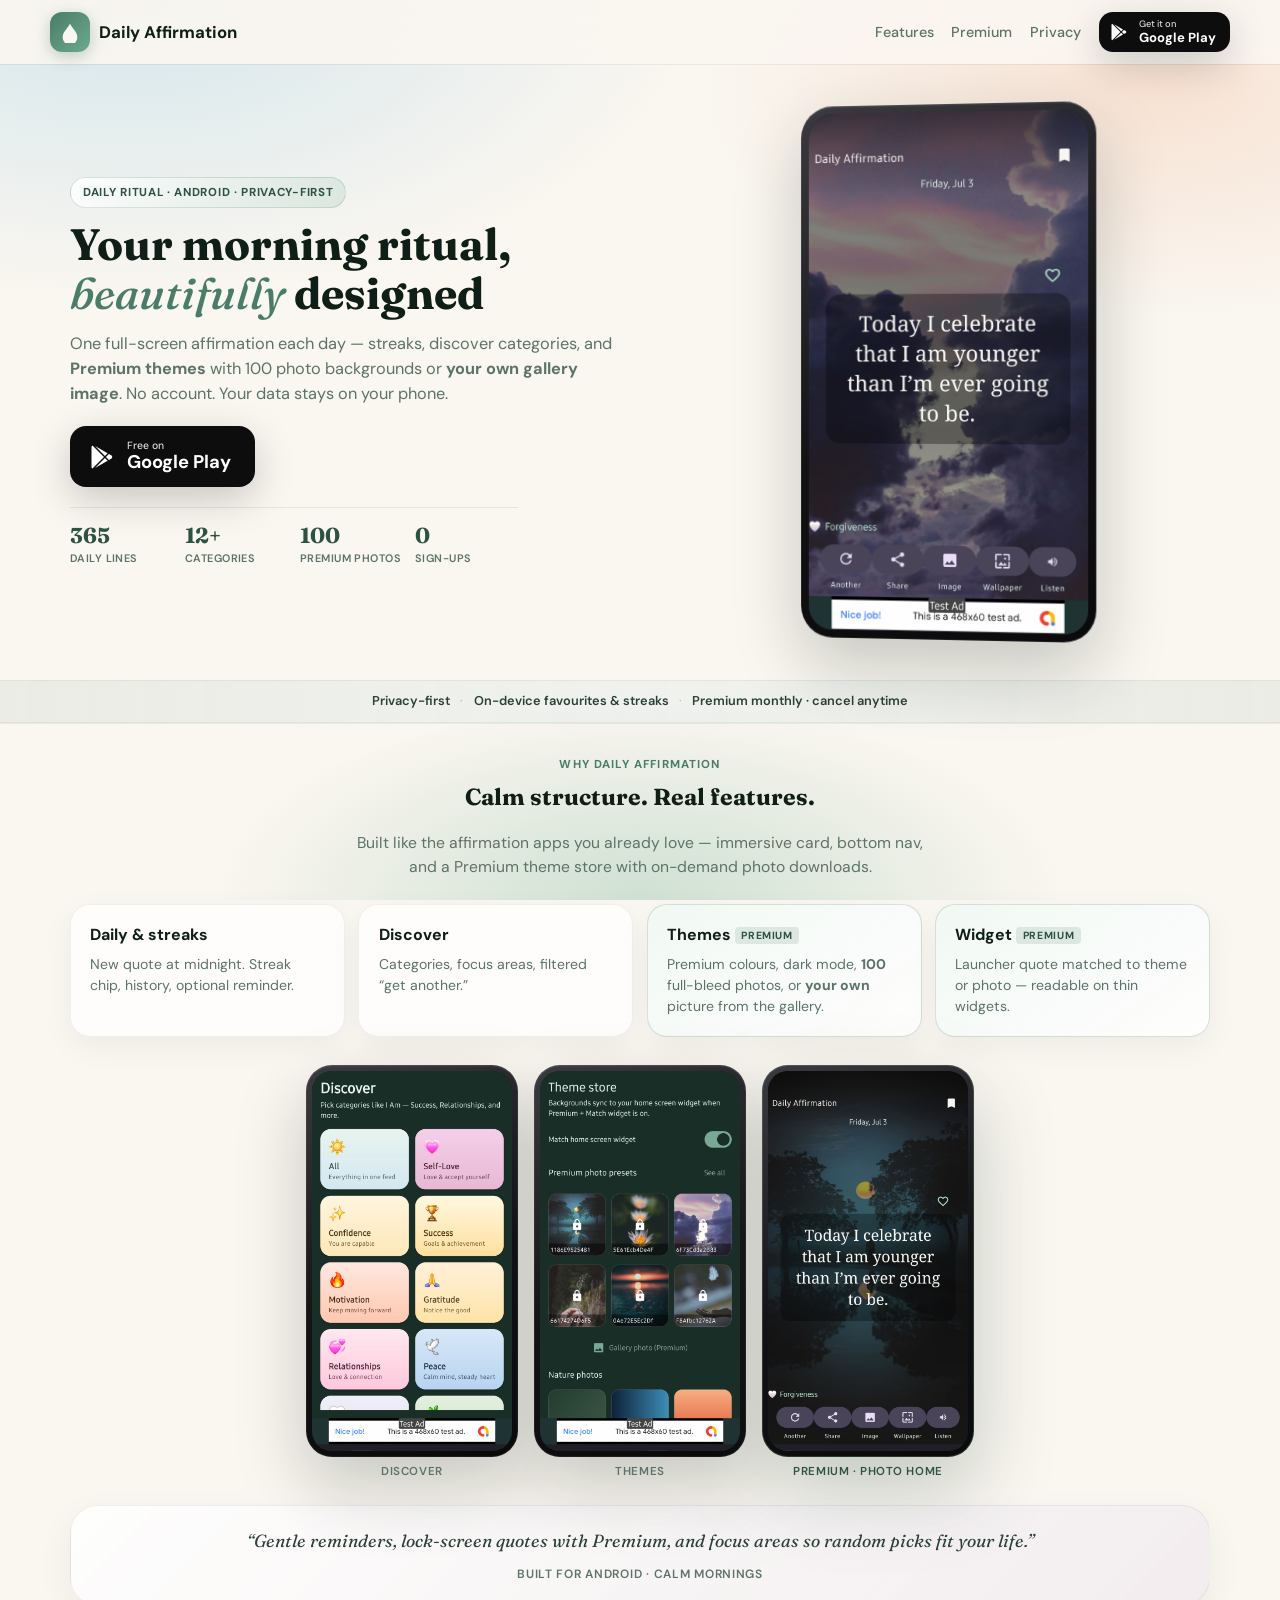
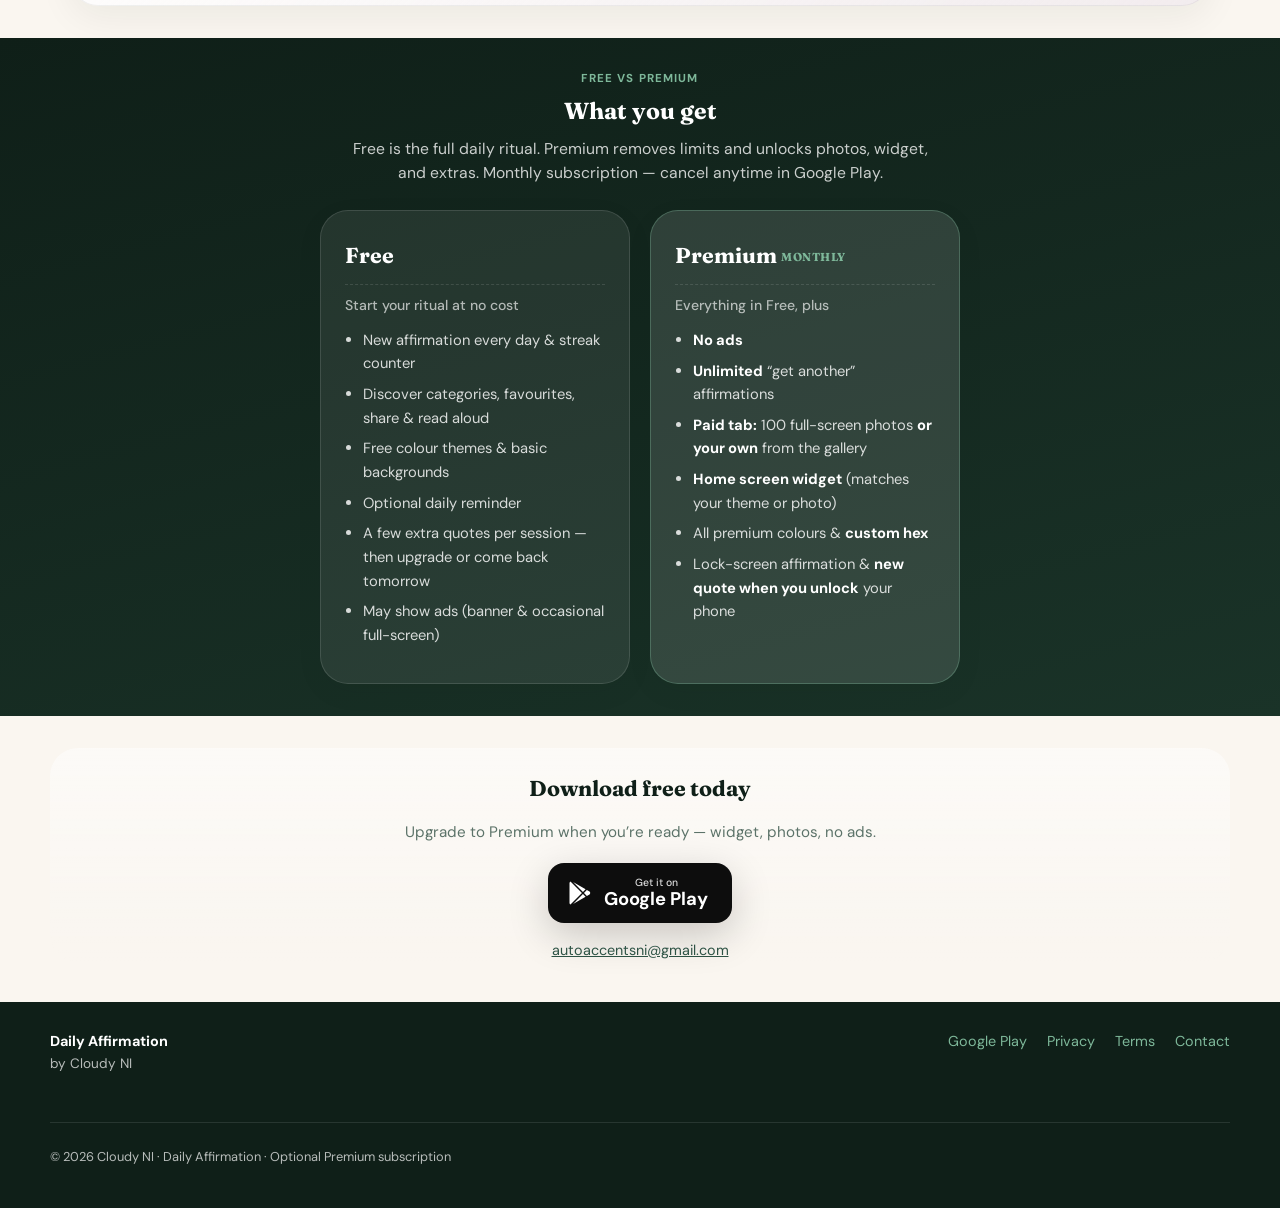
<file: index.html>
<!DOCTYPE html>
<html lang="en">
<head>
  <meta charset="utf-8" />
  <meta name="viewport" content="width=device-width, initial-scale=1" />
  <title>Daily Affirmation — Your morning ritual, beautifully designed</title>
  <meta name="description" content="One beautiful affirmation every morning. Android app with themes, streaks, categories, and Premium photo backgrounds + widget. Free on Google Play." />
  <meta property="og:title" content="Daily Affirmation" />
  <meta property="og:description" content="One intentional quote each morning — like the wellness apps you love." />
  <meta property="og:type" content="website" />
  <meta property="og:url" content="https://13ond21.github.io/daily-affirmation-legal/" />
  <meta name="theme-color" content="#4a7c6a" />
  <link rel="stylesheet" href="styles.css" />
  <link rel="icon" href="data:image/svg+xml,%3Csvg xmlns='http://www.w3.org/2000/svg' viewBox='0 0 100 100'%3E%3Crect fill='%234a7c6a' rx='22' width='100' height='100'/%3E%3Cpath fill='%23faf6f0' d='M50 28c-8 14-22 18-22 32a22 22 0 1044 0c0-14-14-18-22-32z'/%3E%3C/svg%3E" />
</head>
<body class="landing-compact">
  <div class="page-bg" aria-hidden="true"></div>

  <header class="site-header is-scrolled" id="header">
    <div class="site-header-inner">
      <a class="brand" href="index.html">
        <span class="brand-mark" aria-hidden="true">
          <svg width="22" height="22" viewBox="0 0 24 24" fill="none"><path d="M12 3C8 10 4 12 4 18a8 8 0 1016 0c0-6-4-8-8-15z" fill="#faf6f0"/></svg>
        </span>
        Daily Affirmation
      </a>
      <nav>
        <a href="#experience">Features</a>
        <a href="#premium">Premium</a>
        <a href="privacy-policy.html">Privacy</a>
        <a class="nav-play play-badge" href="https://play.google.com/store/apps/details?id=com.dailyaffirmation.app" target="_blank" rel="noopener noreferrer" aria-label="Get Daily Affirmation on Google Play">
          <svg width="20" height="20" viewBox="0 0 24 24" fill="currentColor" aria-hidden="true"><path d="M3 20.5V3.5C3 2.91 3.34 2.39 3.84 2.15L13.69 12L3.84 21.85C3.34 21.6 3 21.09 3 20.5ZM16.81 15.12L6.05 21.34L14.54 12.85L16.81 15.12ZM20.16 10.81C20.5 11.08 20.75 11.5 20.75 12C20.75 12.5 20.53 12.9 20.18 13.18L17.89 14.5L15.39 12L17.89 9.5L20.16 10.81ZM6.05 2.66L16.81 8.88L14.54 11.15L6.05 2.66Z"/></svg>
          <span class="play-badge-text"><small>Get it on</small><strong>Google Play</strong></span>
        </a>
      </nav>
    </div>
  </header>

  <main>
    <section class="lc-hero" id="top">
      <div class="lc-wrap lc-hero-grid">
        <div class="lc-hero-copy">
          <p class="lc-badge">Daily ritual · Android · Privacy-first</p>
          <h1>Your morning ritual, <em>beautifully</em> designed</h1>
          <p class="lc-lead">One full-screen affirmation each day — streaks, discover categories, and <strong>Premium themes</strong> with 100 photo backgrounds or <strong>your own gallery image</strong>. No account. Your data stays on your phone.</p>
          <div class="lc-hero-cta">
            <a class="play-badge play-badge-lg" href="https://play.google.com/store/apps/details?id=com.dailyaffirmation.app" target="_blank" rel="noopener noreferrer">
              <svg width="28" height="28" viewBox="0 0 24 24" fill="currentColor" aria-hidden="true"><path d="M3 20.5V3.5C3 2.91 3.34 2.39 3.84 2.15L13.69 12L3.84 21.85C3.34 21.6 3 21.09 3 20.5ZM16.81 15.12L6.05 21.34L14.54 12.85L16.81 15.12ZM20.16 10.81C20.5 11.08 20.75 11.5 20.75 12C20.75 12.5 20.53 12.9 20.18 13.18L17.89 14.5L15.39 12L17.89 9.5L20.16 10.81ZM6.05 2.66L16.81 8.88L14.54 11.15L6.05 2.66Z"/></svg>
              <span class="play-badge-text"><small>Free on</small><strong>Google Play</strong></span>
            </a>
          </div>
          <dl class="lc-stats">
            <div><dt>365</dt><dd>daily lines</dd></div>
            <div><dt>12+</dt><dd>categories</dd></div>
            <div><dt>100</dt><dd>Premium photos</dd></div>
            <div><dt>0</dt><dd>sign-ups</dd></div>
          </dl>
        </div>
        <div class="lc-hero-phone">
          <div class="shot-device shot-device-hero">
            <div class="shot-viewport shot-viewport-hero">
              <img src="screenshots/01-home.png" alt="Home screen with daily affirmation and streak" loading="eager" />
            </div>
          </div>
        </div>
      </div>
    </section>

    <section class="lc-proof">
      <div class="lc-wrap lc-proof-inner">
        <span>Privacy-first</span>
        <span>·</span>
        <span>On-device favourites &amp; streaks</span>
        <span>·</span>
        <span>Premium monthly · cancel anytime</span>
      </div>
    </section>

    <section class="lc-section" id="experience">
      <div class="lc-wrap">
        <header class="lc-section-head">
          <p class="lc-kicker">Why Daily Affirmation</p>
          <h2 class="lc-h2">Calm structure. Real features.</h2>
          <p class="lc-sub">Built like the affirmation apps you already love — immersive card, bottom nav, and a Premium theme store with on-demand photo downloads.</p>
        </header>

        <div class="lc-cards">
          <article class="lc-card">
            <h3>Daily &amp; streaks</h3>
            <p>New quote at midnight. Streak chip, history, optional reminder.</p>
          </article>
          <article class="lc-card">
            <h3>Discover</h3>
            <p>Categories, focus areas, filtered &ldquo;get another.&rdquo;</p>
          </article>
          <article class="lc-card lc-card-accent">
            <h3>Themes <span class="lc-tag">Premium</span></h3>
            <p>Premium colours, dark mode, <strong>100</strong> full-bleed photos, or <strong>your own</strong> picture from the gallery.</p>
          </article>
          <article class="lc-card lc-card-accent">
            <h3>Widget <span class="lc-tag">Premium</span></h3>
            <p>Launcher quote matched to theme or photo — readable on thin widgets.</p>
          </article>
        </div>

        <div class="lc-shots">
          <figure class="lc-shot">
            <div class="shot-device shot-device-sm">
              <div class="shot-viewport shot-viewport-sm">
                <img src="screenshots/02-discover.png" alt="Discover categories" loading="lazy" />
              </div>
            </div>
            <figcaption>Discover</figcaption>
          </figure>
          <figure class="lc-shot">
            <div class="shot-device shot-device-sm">
              <div class="shot-viewport shot-viewport-sm">
                <img src="screenshots/03-themes.png" alt="Theme store" loading="lazy" />
              </div>
            </div>
            <figcaption>Themes</figcaption>
          </figure>
          <figure class="lc-shot lc-shot-featured">
            <div class="shot-device shot-device-sm">
              <div class="shot-viewport shot-viewport-sm">
                <img src="screenshots/premium/02-home-preset.png" alt="Premium photo home" loading="lazy" />
              </div>
            </div>
            <figcaption>Premium · photo home</figcaption>
          </figure>
        </div>

        <blockquote class="lc-quote">
          <p>&ldquo;Gentle reminders, lock-screen quotes with Premium, and focus areas so random picks fit your life.&rdquo;</p>
          <footer>Built for Android · calm mornings</footer>
        </blockquote>
      </div>
    </section>

    <section class="lc-section lc-premium" id="premium">
      <div class="lc-wrap">
        <header class="lc-section-head lc-section-head-light">
          <p class="lc-kicker lc-kicker-light">Free vs Premium</p>
          <h2 class="lc-h2 lc-h2-light">What you get</h2>
          <p class="lc-sub lc-sub-light">Free is the full daily ritual. Premium removes limits and unlocks photos, widget, and extras. Monthly subscription — cancel anytime in Google Play.</p>
        </header>
        <div class="compare-grid lc-plans">
          <div class="compare-col compare-free">
            <h3>Free</h3>
            <p class="lc-plan-tagline">Start your ritual at no cost</p>
            <ul>
              <li>New affirmation every day &amp; streak counter</li>
              <li>Discover categories, favourites, share &amp; read aloud</li>
              <li>Free colour themes &amp; basic backgrounds</li>
              <li>Optional daily reminder</li>
              <li>A few extra quotes per session — then upgrade or come back tomorrow</li>
              <li>May show ads (banner &amp; occasional full-screen)</li>
            </ul>
          </div>
          <div class="compare-col compare-premium">
            <h3>Premium <span class="lc-plan-period">monthly</span></h3>
            <p class="lc-plan-tagline">Everything in Free, plus</p>
            <ul>
              <li><strong>No ads</strong></li>
              <li><strong>Unlimited</strong> &ldquo;get another&rdquo; affirmations</li>
              <li><strong>Paid tab:</strong> 100 full-screen photos <strong>or your own</strong> from the gallery</li>
              <li><strong>Home screen widget</strong> (matches your theme or photo)</li>
              <li>All premium colours &amp; <strong>custom hex</strong></li>
              <li>Lock-screen affirmation &amp; <strong>new quote when you unlock</strong> your phone</li>
            </ul>
          </div>
        </div>
      </div>
    </section>

    <section class="lc-cta">
      <div class="lc-wrap lc-cta-inner">
        <h2 class="lc-cta-title">Download free today</h2>
        <p class="lc-cta-sub">Upgrade to Premium when you&rsquo;re ready — widget, photos, no ads.</p>
        <a class="play-badge play-badge-lg" href="https://play.google.com/store/apps/details?id=com.dailyaffirmation.app" target="_blank" rel="noopener noreferrer">
          <svg width="28" height="28" viewBox="0 0 24 24" fill="currentColor"><path d="M3 20.5V3.5C3 2.91 3.34 2.39 3.84 2.15L13.69 12L3.84 21.85C3.34 21.6 3 21.09 3 20.5ZM16.81 15.12L6.05 21.34L14.54 12.85L16.81 15.12ZM20.16 10.81C20.5 11.08 20.75 11.5 20.75 12C20.75 12.5 20.53 12.9 20.18 13.18L17.89 14.5L15.39 12L17.89 9.5L20.16 10.81ZM6.05 2.66L16.81 8.88L14.54 11.15L6.05 2.66Z"/></svg>
          <span class="play-badge-text"><small>Get it on</small><strong>Google Play</strong></span>
        </a>
        <p class="lc-contact"><a href="mailto:autoaccentsni@gmail.com">autoaccentsni@gmail.com</a></p>
      </div>
    </section>
  </main>

  <footer class="site-footer">
    <div class="footer-inner">
      <div>
        <strong style="color:#fff">Daily Affirmation</strong><br />
        <span style="font-size:0.85rem">by Cloudy NI</span>
      </div>
      <div class="footer-links">
        <a href="https://play.google.com/store/apps/details?id=com.dailyaffirmation.app" target="_blank" rel="noopener noreferrer">Google Play</a>
        <a href="privacy-policy.html">Privacy</a>
        <a href="terms-and-conditions.html">Terms</a>
        <a href="mailto:autoaccentsni@gmail.com">Contact</a>
      </div>
      <p class="footer-copy">&copy; 2026 Cloudy NI · Daily Affirmation · Optional Premium subscription</p>
    </div>
  </footer>

  <script src="site.js"></script>
</body>
</html>
</file>
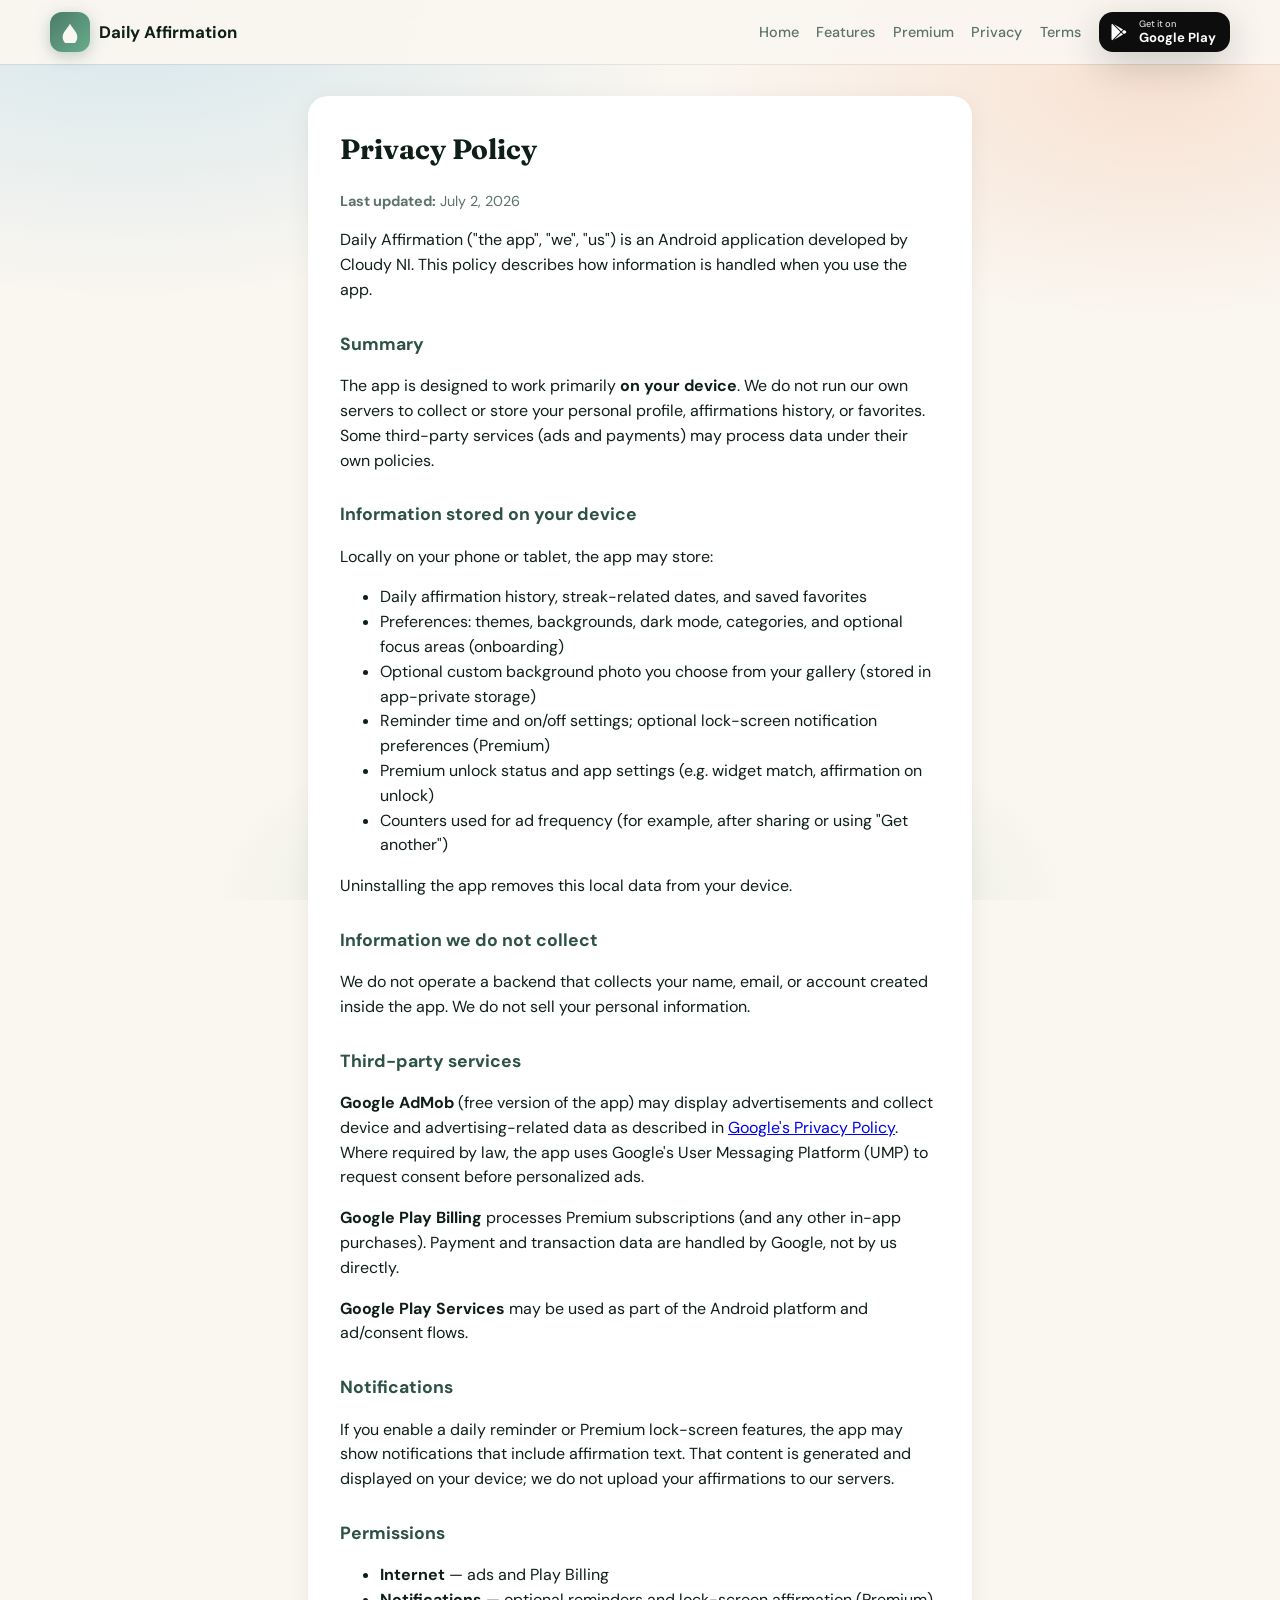
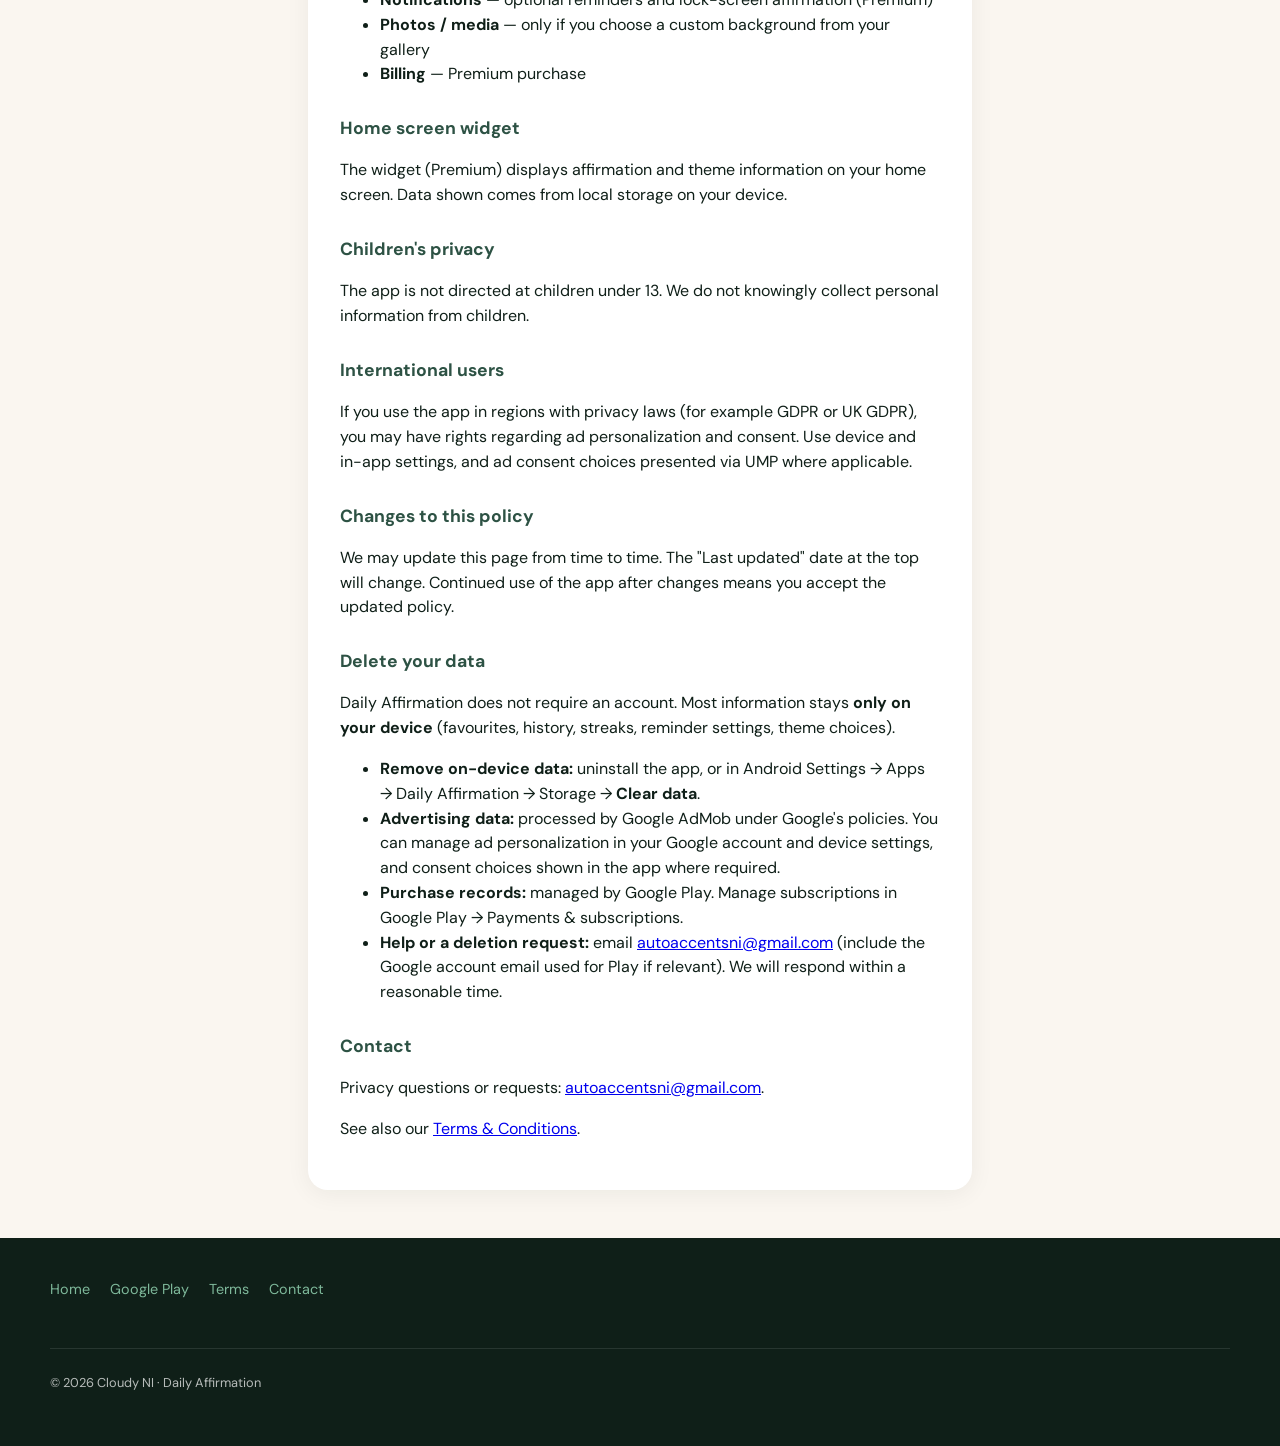
<file: privacy-policy.html>
<!DOCTYPE html>
<html lang="en">
<head>
  <meta charset="utf-8" />
  <meta name="viewport" content="width=device-width, initial-scale=1" />
  <title>Privacy Policy — Daily Affirmation</title>
  <link rel="stylesheet" href="styles.css" />
</head>
<body>
  <div class="page-bg" aria-hidden="true"></div>
  <header class="site-header is-scrolled">
    <div class="site-header-inner">
      <a class="brand" href="index.html"><span class="brand-mark" aria-hidden="true"><svg width="22" height="22" viewBox="0 0 24 24" fill="none"><path d="M12 3C8 10 4 12 4 18a8 8 0 1016 0c0-6-4-8-8-15z" fill="#faf6f0"/></svg></span> Daily Affirmation</a>
      <nav>
        <a href="index.html">Home</a>
        <a href="index.html#experience">Features</a>
        <a href="index.html#premium">Premium</a>
        <a href="privacy-policy.html">Privacy</a>
        <a href="terms-and-conditions.html">Terms</a>
        <a class="nav-play play-badge" href="https://play.google.com/store/apps/details?id=com.dailyaffirmation.app" target="_blank" rel="noopener noreferrer" aria-label="Get Daily Affirmation on Google Play">
          <svg width="20" height="20" viewBox="0 0 24 24" fill="currentColor" aria-hidden="true"><path d="M3 20.5V3.5C3 2.91 3.34 2.39 3.84 2.15L13.69 12L3.84 21.85C3.34 21.6 3 21.09 3 20.5ZM16.81 15.12L6.05 21.34L14.54 12.85L16.81 15.12ZM20.16 10.81C20.5 11.08 20.75 11.5 20.75 12C20.75 12.5 20.53 12.9 20.18 13.18L17.89 14.5L15.39 12L17.89 9.5L20.16 10.81ZM6.05 2.66L16.81 8.88L14.54 11.15L6.05 2.66Z"/></svg>
          <span class="play-badge-text"><small>Get it on</small><strong>Google Play</strong></span>
        </a>
      </nav>
    </div>
  </header>
  <main class="legal">
    <div class="card">
      <h1>Privacy Policy</h1>
      <p class="meta"><strong>Last updated:</strong> July 2, 2026</p>
      <p>
        Daily Affirmation (&quot;the app&quot;, &quot;we&quot;, &quot;us&quot;) is an Android application developed by
        Cloudy NI. This policy describes how information is handled when you use the app.
      </p>

      <h2>Summary</h2>
      <p>
        The app is designed to work primarily <strong>on your device</strong>. We do not run our own servers to collect or store your personal profile, affirmations history, or favorites. Some third-party services (ads and payments) may process data under their own policies.
      </p>

      <h2>Information stored on your device</h2>
      <p>Locally on your phone or tablet, the app may store:</p>
      <ul>
        <li>Daily affirmation history, streak-related dates, and saved favorites</li>
        <li>Preferences: themes, backgrounds, dark mode, categories, and optional focus areas (onboarding)</li>
        <li>Optional custom background photo you choose from your gallery (stored in app-private storage)</li>
        <li>Reminder time and on/off settings; optional lock-screen notification preferences (Premium)</li>
        <li>Premium unlock status and app settings (e.g. widget match, affirmation on unlock)</li>
        <li>Counters used for ad frequency (for example, after sharing or using &quot;Get another&quot;)</li>
      </ul>
      <p>Uninstalling the app removes this local data from your device.</p>

      <h2>Information we do not collect</h2>
      <p>
        We do not operate a backend that collects your name, email, or account created inside the app. We do not sell your personal information.
      </p>

      <h2>Third-party services</h2>
      <p><strong>Google AdMob</strong> (free version of the app) may display advertisements and collect device and advertising-related data as described in
        <a href="https://policies.google.com/privacy" rel="noopener">Google&apos;s Privacy Policy</a>.
        Where required by law, the app uses Google&apos;s User Messaging Platform (UMP) to request consent before personalized ads.
      </p>
      <p>
        <strong>Google Play Billing</strong> processes Premium subscriptions (and any other in-app purchases). Payment and transaction data are handled by Google, not by us directly.
      </p>
      <p>
        <strong>Google Play Services</strong> may be used as part of the Android platform and ad/consent flows.
      </p>

      <h2>Notifications</h2>
      <p>
        If you enable a daily reminder or Premium lock-screen features, the app may show notifications that include affirmation text.
        That content is generated and displayed on your device; we do not upload your affirmations to our servers.
      </p>

      <h2>Permissions</h2>
      <ul>
        <li><strong>Internet</strong> — ads and Play Billing</li>
        <li><strong>Notifications</strong> — optional reminders and lock-screen affirmation (Premium)</li>
        <li><strong>Photos / media</strong> — only if you choose a custom background from your gallery</li>
        <li><strong>Billing</strong> — Premium purchase</li>
      </ul>

      <h2>Home screen widget</h2>
      <p>
        The widget (Premium) displays affirmation and theme information on your home screen. Data shown comes from local storage on your device.
      </p>

      <h2>Children&apos;s privacy</h2>
      <p>
        The app is not directed at children under 13. We do not knowingly collect personal information from children.
      </p>

      <h2>International users</h2>
      <p>
        If you use the app in regions with privacy laws (for example GDPR or UK GDPR), you may have rights regarding ad personalization and consent. Use device and in-app settings, and ad consent choices presented via UMP where applicable.
      </p>

      <h2>Changes to this policy</h2>
      <p>
        We may update this page from time to time. The &quot;Last updated&quot; date at the top will change. Continued use of the app after changes means you accept the updated policy.
      </p>

      <h2 id="delete-data">Delete your data</h2>
      <p>
        Daily Affirmation does not require an account. Most information stays <strong>only on your device</strong> (favourites, history, streaks, reminder settings, theme choices).
      </p>
      <ul>
        <li><strong>Remove on-device data:</strong> uninstall the app, or in Android Settings → Apps → Daily Affirmation → Storage → <strong>Clear data</strong>.</li>
        <li><strong>Advertising data:</strong> processed by Google AdMob under Google&apos;s policies. You can manage ad personalization in your Google account and device settings, and consent choices shown in the app where required.</li>
        <li><strong>Purchase records:</strong> managed by Google Play. Manage subscriptions in Google Play → Payments &amp; subscriptions.</li>
        <li><strong>Help or a deletion request:</strong> email
          <a href="mailto:autoaccentsni@gmail.com">autoaccentsni@gmail.com</a> (include the Google account email used for Play if relevant). We will respond within a reasonable time.</li>
      </ul>

      <h2>Contact</h2>
      <p>
        Privacy questions or requests:
        <a href="mailto:autoaccentsni@gmail.com">autoaccentsni@gmail.com</a>.
      </p>
      <p>See also our <a href="terms-and-conditions.html">Terms &amp; Conditions</a>.</p>
    </div>
  </main>
  <footer class="site-footer">
    <div class="footer-inner">
      <div class="footer-links">
        <a href="index.html">Home</a>
        <a href="https://play.google.com/store/apps/details?id=com.dailyaffirmation.app" target="_blank" rel="noopener noreferrer">Google Play</a>
        <a href="terms-and-conditions.html">Terms</a>
        <a href="mailto:autoaccentsni@gmail.com">Contact</a>
      </div>
      <p class="footer-copy">&copy; 2026 Cloudy NI · Daily Affirmation</p>
    </div>
  </footer>
</body>
</html>
</file>
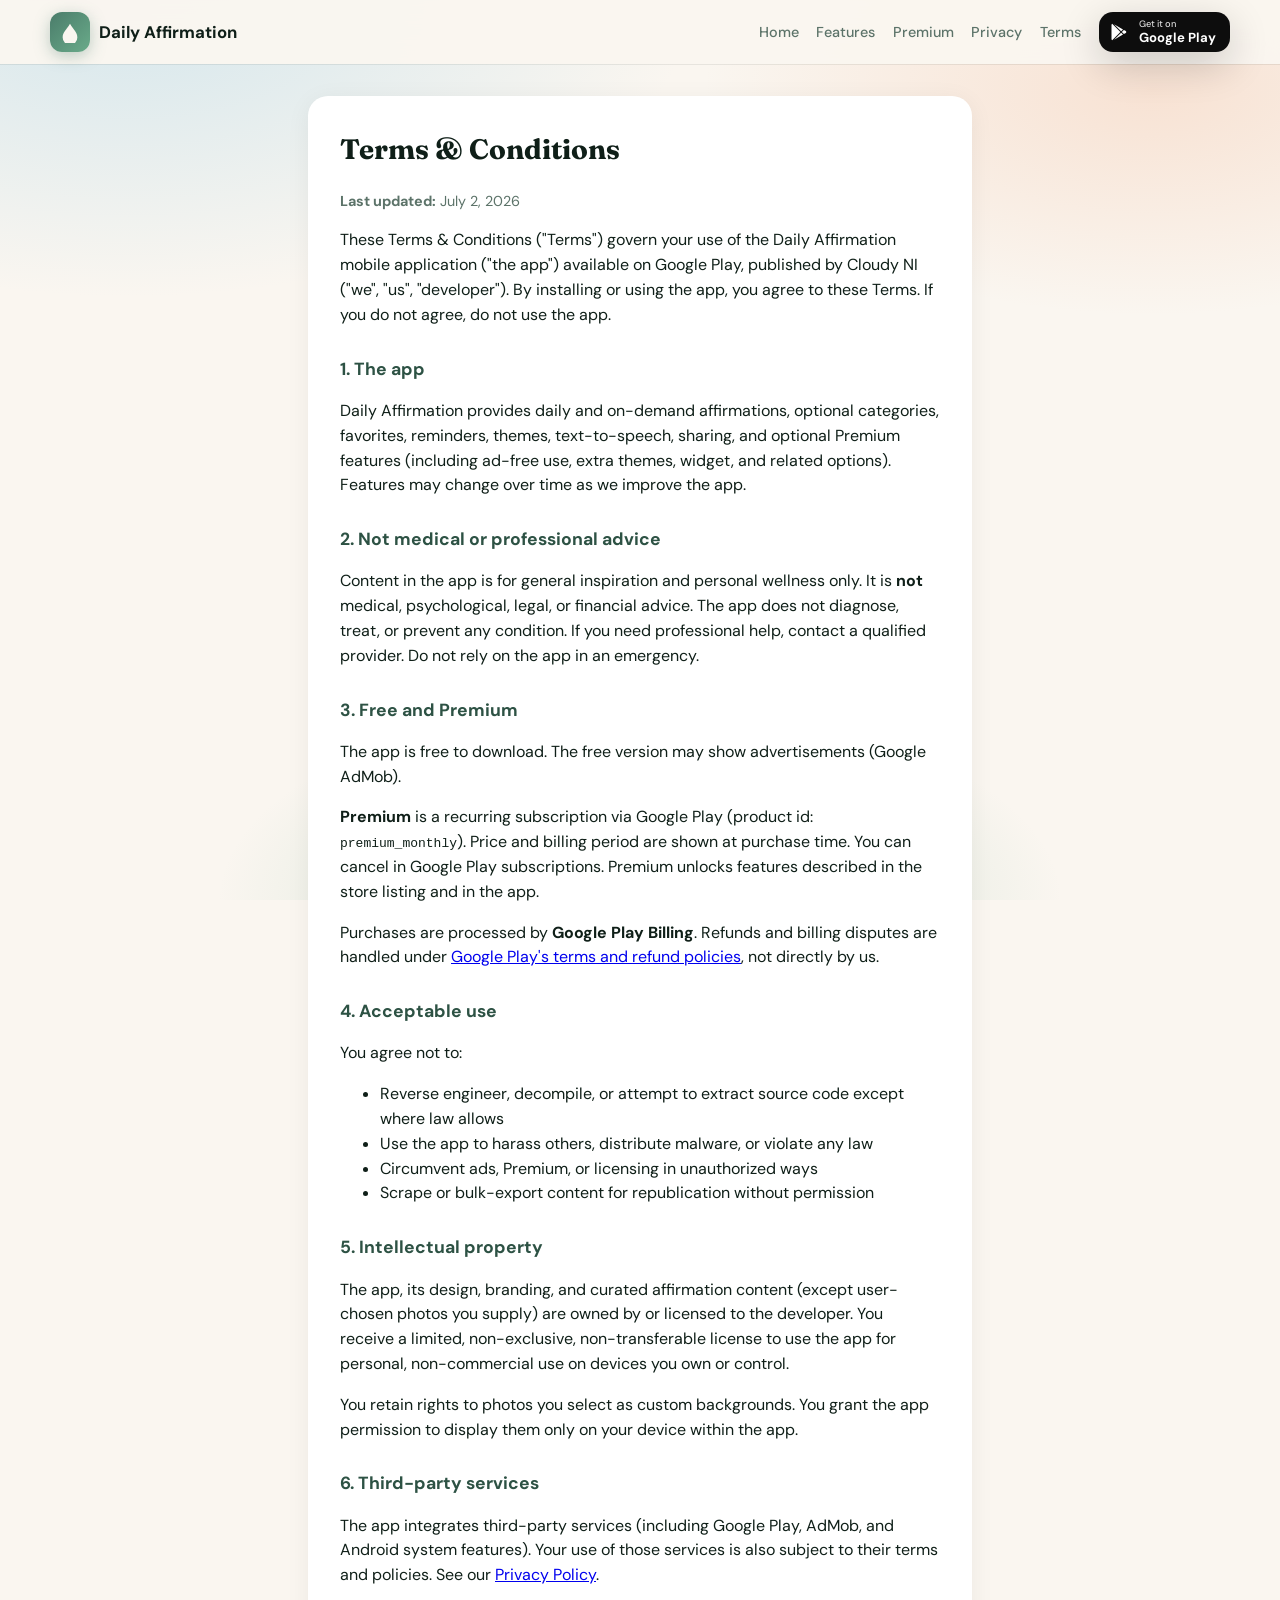
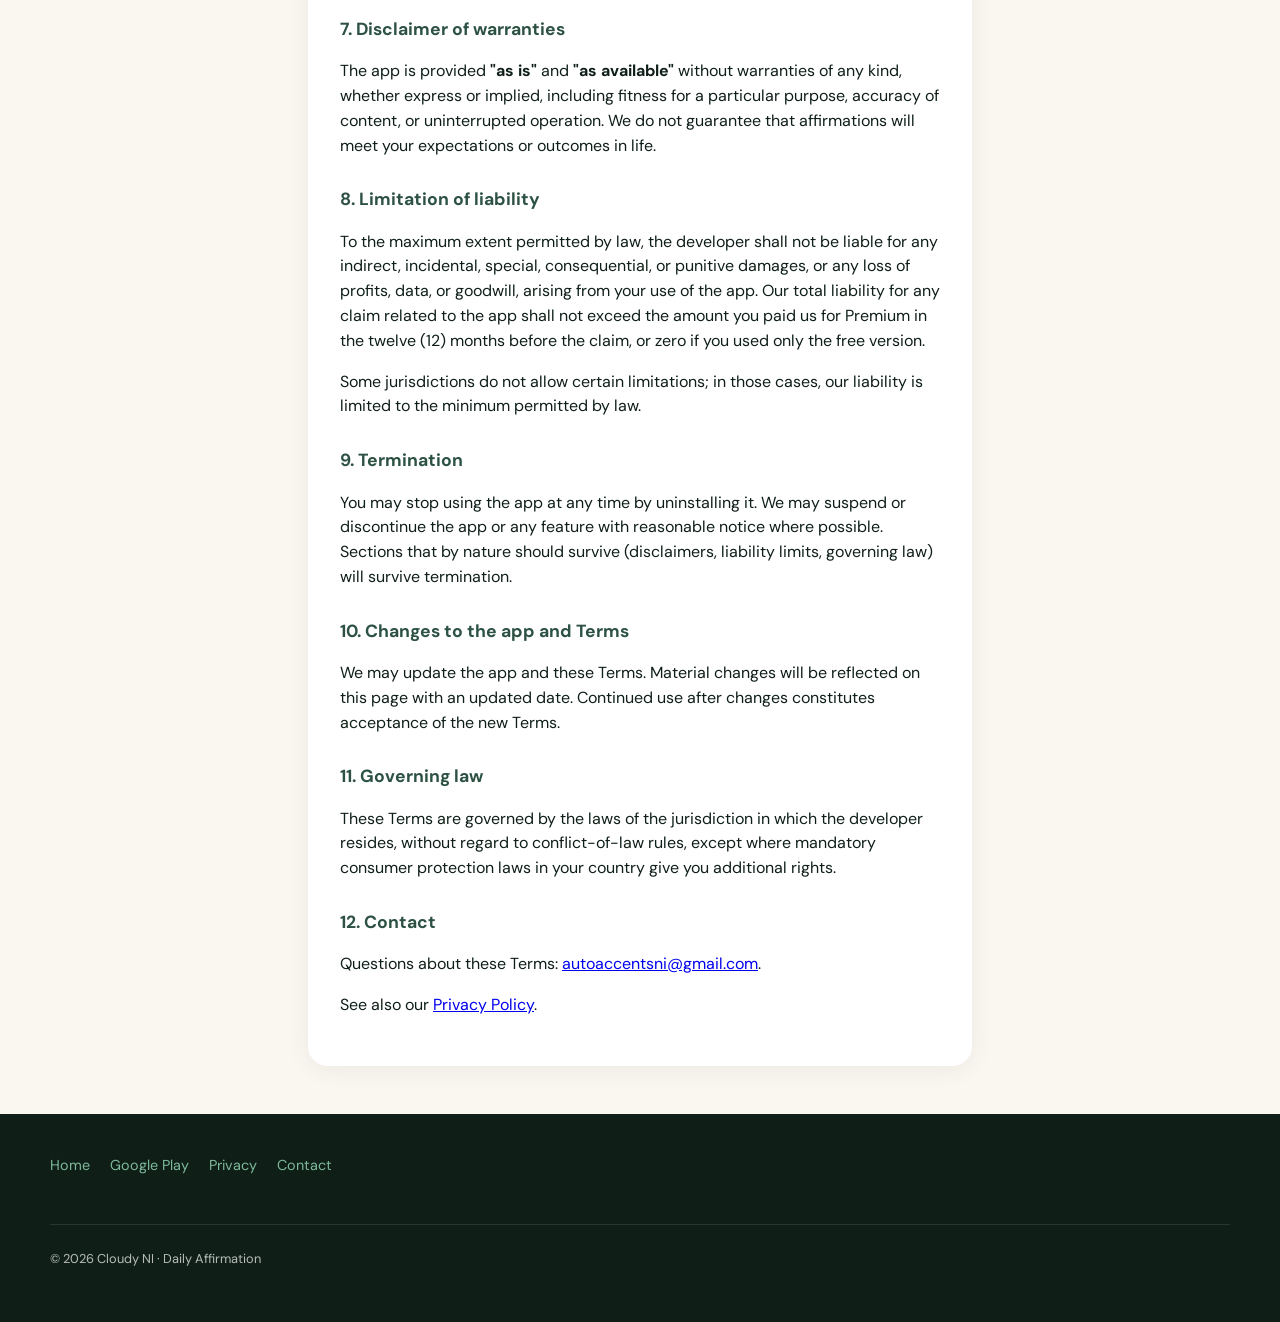
<file: terms-and-conditions.html>
<!DOCTYPE html>
<html lang="en">
<head>
  <meta charset="utf-8" />
  <meta name="viewport" content="width=device-width, initial-scale=1" />
  <title>Terms &amp; Conditions — Daily Affirmation</title>
  <link rel="stylesheet" href="styles.css" />
</head>
<body>
  <div class="page-bg" aria-hidden="true"></div>
  <header class="site-header is-scrolled">
    <div class="site-header-inner">
      <a class="brand" href="index.html"><span class="brand-mark" aria-hidden="true"><svg width="22" height="22" viewBox="0 0 24 24" fill="none"><path d="M12 3C8 10 4 12 4 18a8 8 0 1016 0c0-6-4-8-8-15z" fill="#faf6f0"/></svg></span> Daily Affirmation</a>
      <nav>
        <a href="index.html">Home</a>
        <a href="index.html#experience">Features</a>
        <a href="index.html#premium">Premium</a>
        <a href="privacy-policy.html">Privacy</a>
        <a href="terms-and-conditions.html">Terms</a>
        <a class="nav-play play-badge" href="https://play.google.com/store/apps/details?id=com.dailyaffirmation.app" target="_blank" rel="noopener noreferrer" aria-label="Get Daily Affirmation on Google Play">
          <svg width="20" height="20" viewBox="0 0 24 24" fill="currentColor" aria-hidden="true"><path d="M3 20.5V3.5C3 2.91 3.34 2.39 3.84 2.15L13.69 12L3.84 21.85C3.34 21.6 3 21.09 3 20.5ZM16.81 15.12L6.05 21.34L14.54 12.85L16.81 15.12ZM20.16 10.81C20.5 11.08 20.75 11.5 20.75 12C20.75 12.5 20.53 12.9 20.18 13.18L17.89 14.5L15.39 12L17.89 9.5L20.16 10.81ZM6.05 2.66L16.81 8.88L14.54 11.15L6.05 2.66Z"/></svg>
          <span class="play-badge-text"><small>Get it on</small><strong>Google Play</strong></span>
        </a>
      </nav>
    </div>
  </header>
  <main class="legal">
    <div class="card">
      <h1>Terms &amp; Conditions</h1>
      <p class="meta"><strong>Last updated:</strong> July 2, 2026</p>
      <p>
        These Terms &amp; Conditions (&quot;Terms&quot;) govern your use of the Daily Affirmation mobile application
        (&quot;the app&quot;) available on Google Play, published by
        Cloudy NI (&quot;we&quot;, &quot;us&quot;, &quot;developer&quot;).
        By installing or using the app, you agree to these Terms. If you do not agree, do not use the app.
      </p>

      <h2>1. The app</h2>
      <p>
        Daily Affirmation provides daily and on-demand affirmations, optional categories, favorites, reminders, themes,
        text-to-speech, sharing, and optional Premium features (including ad-free use, extra themes, widget, and related options).
        Features may change over time as we improve the app.
      </p>

      <h2>2. Not medical or professional advice</h2>
      <p>
        Content in the app is for general inspiration and personal wellness only. It is <strong>not</strong> medical, psychological,
        legal, or financial advice. The app does not diagnose, treat, or prevent any condition. If you need professional help,
        contact a qualified provider. Do not rely on the app in an emergency.
      </p>

      <h2>3. Free and Premium</h2>
      <p>
        The app is free to download. The free version may show advertisements (Google AdMob).
      </p>
      <p>
        <strong>Premium</strong> is a recurring subscription via Google Play (product id: <code>premium_monthly</code>).
        Price and billing period are shown at purchase time. You can cancel in Google Play subscriptions. Premium unlocks features described in the store listing and in the app.
      </p>
      <p>
        Purchases are processed by <strong>Google Play Billing</strong>. Refunds and billing disputes are handled under
        <a href="https://play.google.com/about/play-terms/" rel="noopener">Google Play&apos;s terms and refund policies</a>, not directly by us.
      </p>

      <h2>4. Acceptable use</h2>
      <p>You agree not to:</p>
      <ul>
        <li>Reverse engineer, decompile, or attempt to extract source code except where law allows</li>
        <li>Use the app to harass others, distribute malware, or violate any law</li>
        <li>Circumvent ads, Premium, or licensing in unauthorized ways</li>
        <li>Scrape or bulk-export content for republication without permission</li>
      </ul>

      <h2>5. Intellectual property</h2>
      <p>
        The app, its design, branding, and curated affirmation content (except user-chosen photos you supply) are owned by or licensed to the developer.
        You receive a limited, non-exclusive, non-transferable license to use the app for personal, non-commercial use on devices you own or control.
      </p>
      <p>
        You retain rights to photos you select as custom backgrounds. You grant the app permission to display them only on your device within the app.
      </p>

      <h2>6. Third-party services</h2>
      <p>
        The app integrates third-party services (including Google Play, AdMob, and Android system features). Your use of those services is also subject to their terms and policies. See our <a href="privacy-policy.html">Privacy Policy</a>.
      </p>

      <h2>7. Disclaimer of warranties</h2>
      <p>
        The app is provided <strong>&quot;as is&quot;</strong> and <strong>&quot;as available&quot;</strong> without warranties of any kind, whether express or implied,
        including fitness for a particular purpose, accuracy of content, or uninterrupted operation. We do not guarantee that affirmations will meet your expectations or outcomes in life.
      </p>

      <h2>8. Limitation of liability</h2>
      <p>
        To the maximum extent permitted by law, the developer shall not be liable for any indirect, incidental, special, consequential, or punitive damages,
        or any loss of profits, data, or goodwill, arising from your use of the app. Our total liability for any claim related to the app shall not exceed the amount you paid us for Premium in the twelve (12) months before the claim, or zero if you used only the free version.
      </p>
      <p>
        Some jurisdictions do not allow certain limitations; in those cases, our liability is limited to the minimum permitted by law.
      </p>

      <h2>9. Termination</h2>
      <p>
        You may stop using the app at any time by uninstalling it. We may suspend or discontinue the app or any feature with reasonable notice where possible. Sections that by nature should survive (disclaimers, liability limits, governing law) will survive termination.
      </p>

      <h2>10. Changes to the app and Terms</h2>
      <p>
        We may update the app and these Terms. Material changes will be reflected on this page with an updated date. Continued use after changes constitutes acceptance of the new Terms.
      </p>

      <h2>11. Governing law</h2>
      <p>
        These Terms are governed by the laws of the jurisdiction in which the developer resides, without regard to conflict-of-law rules,
        except where mandatory consumer protection laws in your country give you additional rights.
      </p>

      <h2>12. Contact</h2>
      <p>
        Questions about these Terms:
        <a href="mailto:autoaccentsni@gmail.com">autoaccentsni@gmail.com</a>.
      </p>
      <p>See also our <a href="privacy-policy.html">Privacy Policy</a>.</p>
    </div>
  </main>
  <footer class="site-footer">
    <div class="footer-inner">
      <div class="footer-links">
        <a href="index.html">Home</a>
        <a href="https://play.google.com/store/apps/details?id=com.dailyaffirmation.app" target="_blank" rel="noopener noreferrer">Google Play</a>
        <a href="privacy-policy.html">Privacy</a>
        <a href="mailto:autoaccentsni@gmail.com">Contact</a>
      </div>
      <p class="footer-copy">&copy; 2026 Cloudy NI · Daily Affirmation</p>
    </div>
  </footer>
</body>
</html>
</file>
<file: styles.css>
@import url("https://fonts.googleapis.com/css2?family=Fraunces:ital,opsz,wght@0,9..144,500;0,9..144,700;1,9..144,500&family=DM+Sans:ital,opsz,wght@0,9..40,400;0,9..40,500;0,9..40,600;0,9..40,700;1,9..40,400&display=swap");

:root {
  --font-display: "Fraunces", Georgia, serif;
  --font-body: "DM Sans", system-ui, sans-serif;
  --ink: #0f1f18;
  --ink-soft: #2a4038;
  --muted: #5c7369;
  --mint: #7eb89a;
  --sage: #4a7c6a;
  --sage-deep: #2d5244;
  --cream: #faf6f0;
  --peach: #f4c4a8;
  --lavender: #c8b8e8;
  --sky: #a8d4e8;
  --card: rgba(255, 255, 255, 0.72);
  --glass: rgba(255, 255, 255, 0.55);
  --radius: 20px;
  --radius-lg: 28px;
  --shadow: 0 24px 80px rgba(15, 31, 24, 0.12);
  --max: 1180px;
  --play: #0d0d0d;
  --section-y: 2.25rem;
  --section-y-lg: 2.75rem;
  --block-gap: 1.25rem;
}

*, *::before, *::after { box-sizing: border-box; }
html { scroll-behavior: smooth; }

body {
  margin: 0;
  font-family: var(--font-body);
  color: var(--ink);
  background: var(--cream);
  line-height: 1.55;
  overflow-x: hidden;
}

/* Ambient background */
.page-bg {
  position: fixed;
  inset: 0;
  z-index: -2;
  background:
    radial-gradient(ellipse 80% 60% at 10% 0%, rgba(168, 212, 232, 0.45) 0%, transparent 55%),
    radial-gradient(ellipse 70% 50% at 90% 10%, rgba(244, 196, 168, 0.4) 0%, transparent 50%),
    radial-gradient(ellipse 60% 40% at 50% 100%, rgba(126, 184, 154, 0.35) 0%, transparent 55%),
    var(--cream);
}

.page-bg-photos {
  position: fixed;
  inset: 0;
  z-index: -1;
  pointer-events: none;
  overflow: hidden;
}

.page-bg-photos img {
  position: absolute;
  border-radius: 24px;
  object-fit: cover;
  opacity: 0.22;
  filter: saturate(1.1) blur(0.5px);
  box-shadow: 0 20px 60px rgba(15, 31, 24, 0.08);
}

.page-bg-photos img:nth-child(1) { width: 200px; height: 140px; top: 12%; left: -4%; transform: rotate(-8deg); }
.page-bg-photos img:nth-child(2) { width: 160px; height: 220px; top: 8%; right: 2%; transform: rotate(6deg); }
.page-bg-photos img:nth-child(3) { width: 180px; height: 120px; bottom: 18%; left: 8%; transform: rotate(4deg); }
.page-bg-photos img:nth-child(4) { width: 150px; height: 200px; bottom: 10%; right: -2%; transform: rotate(-5deg); }

@media (max-width: 959px) {
  .page-bg-photos img { opacity: 0.12; }
}

/* Header */
.site-header {
  position: fixed;
  top: 0;
  left: 0;
  right: 0;
  z-index: 200;
  padding: 0.75rem 1.25rem;
  background: rgba(250, 246, 240, 0.92);
  backdrop-filter: blur(12px);
  box-shadow: 0 1px 0 rgba(15, 31, 24, 0.06);
  transition: background 0.3s, box-shadow 0.3s;
}

.site-header.is-scrolled {
  background: rgba(250, 246, 240, 0.96);
  box-shadow: 0 1px 0 rgba(15, 31, 24, 0.08);
}

.site-header-inner {
  max-width: var(--max);
  margin: 0 auto;
  display: flex;
  align-items: center;
  justify-content: space-between;
  gap: 1rem;
}

.brand {
  display: flex;
  align-items: center;
  gap: 0.55rem;
  text-decoration: none;
  color: var(--ink);
  font-weight: 700;
  font-size: 1.05rem;
}

.brand-mark {
  width: 40px;
  height: 40px;
  border-radius: 12px;
  background: linear-gradient(135deg, var(--sage) 0%, #6aab8a 100%);
  box-shadow: 0 4px 16px rgba(74, 124, 106, 0.35);
  display: grid;
  place-items: center;
}

.brand-mark svg { display: block; }

nav {
  display: flex;
  align-items: center;
  gap: 0.15rem 1.1rem;
}

nav a {
  color: var(--muted);
  text-decoration: none;
  font-size: 0.9rem;
  font-weight: 500;
  padding: 0.35rem 0;
}

nav a:hover { color: var(--sage-deep); }

.nav-cta {
  background: var(--ink) !important;
  color: #fff !important;
  padding: 0.55rem 1.1rem !important;
  border-radius: 999px;
  font-weight: 600 !important;
  box-shadow: 0 4px 20px rgba(0, 0, 0, 0.15);
}

.nav-cta:hover { transform: translateY(-1px); color: #fff !important; }

/* Compact Google Play badge in header */
.nav-play {
  flex-shrink: 0;
  padding: 0.45rem 0.85rem 0.45rem 0.65rem !important;
  border-radius: 12px;
  box-shadow: 0 8px 24px rgba(0, 0, 0, 0.18);
}

.nav-play .play-badge-text small { font-size: 0.58rem; }
.nav-play .play-badge-text strong { font-size: 0.82rem; }

nav .nav-play {
  color: #fff !important;
}

nav .nav-play:hover {
  color: #fff !important;
}

@media (max-width: 720px) {
  nav a:not(.nav-cta):not(.nav-play) { display: none; }
}

/* Hero */
.hero {
  padding: 5.25rem 1.25rem 1.75rem;
  position: relative;
}

.hero-grid {
  max-width: var(--max);
  margin: 0 auto;
  display: grid;
  grid-template-columns: 1fr;
  gap: 1.75rem;
  align-items: center;
}

@media (min-width: 960px) {
  .hero-grid { grid-template-columns: 1fr 1.05fr; gap: 2rem; }
}

.hero-copy { position: relative; z-index: 2; }

.hero-eyebrow {
  display: inline-flex;
  align-items: center;
  gap: 0.5rem;
  padding: 0.4rem 0.9rem;
  margin-bottom: 0.65rem;
  border-radius: 999px;
  background: rgba(255, 255, 255, 0.7);
  border: 1px solid rgba(74, 124, 106, 0.2);
  font-size: 0.68rem;
  font-weight: 700;
  letter-spacing: 0.1em;
  text-transform: uppercase;
  color: var(--sage-deep);
}

.hero-eyebrow-dot {
  width: 6px;
  height: 6px;
  border-radius: 50%;
  background: var(--mint);
  animation: hero-pulse 2s ease-in-out infinite;
}

@keyframes hero-pulse {
  0%, 100% { opacity: 1; transform: scale(1); }
  50% { opacity: 0.5; transform: scale(0.85); }
}

.hero-tagline {
  margin: 0 0 1rem;
  font-size: 0.82rem;
  font-weight: 600;
  letter-spacing: 0.06em;
  text-transform: uppercase;
  color: var(--muted);
}

.pill-row {
  display: flex;
  flex-wrap: wrap;
  gap: 0.5rem;
  margin-bottom: 1.25rem;
}

.pill {
  font-size: 0.72rem;
  font-weight: 600;
  letter-spacing: 0.04em;
  text-transform: uppercase;
  padding: 0.4rem 0.85rem;
  border-radius: 999px;
  background: var(--glass);
  border: 1px solid rgba(255, 255, 255, 0.8);
  backdrop-filter: blur(8px);
  color: var(--sage-deep);
}

.hero h1 {
  font-family: var(--font-display);
  font-size: clamp(2.35rem, 5.5vw, 3.5rem);
  font-weight: 700;
  line-height: 1.08;
  margin: 0 0 1.1rem;
  letter-spacing: -0.02em;
}

.hero h1 em {
  font-style: italic;
  font-weight: 500;
  color: var(--sage);
}

.hero-lead {
  font-size: 1.12rem;
  color: var(--muted);
  max-width: 28rem;
  margin: 0 0 1.25rem;
}

.hero-highlights {
  list-style: none;
  margin: 0 0 1.1rem;
  padding: 0;
  display: flex;
  flex-direction: column;
  gap: 0.55rem;
  max-width: 26rem;
}

.hero-highlights li {
  display: flex;
  align-items: flex-start;
  gap: 0.6rem;
  font-size: 0.95rem;
  font-weight: 500;
  color: var(--ink-soft);
}

.hi-icon {
  flex-shrink: 0;
  width: 1.75rem;
  height: 1.75rem;
  display: grid;
  place-items: center;
  border-radius: 10px;
  background: rgba(255, 255, 255, 0.75);
  border: 1px solid rgba(74, 124, 106, 0.15);
  font-size: 0.9rem;
}

.store-row {
  display: flex;
  flex-wrap: wrap;
  gap: 0.85rem;
  align-items: center;
}

.play-badge {
  display: inline-flex;
  align-items: center;
  gap: 0.65rem;
  padding: 0.65rem 1.25rem 0.65rem 1rem;
  background: var(--play);
  color: #fff;
  text-decoration: none;
  border-radius: 14px;
  transition: transform 0.2s, box-shadow 0.2s;
  box-shadow: 0 12px 40px rgba(0, 0, 0, 0.2);
}

.play-badge:hover {
  transform: translateY(-3px) scale(1.02);
  box-shadow: 0 20px 50px rgba(0, 0, 0, 0.25);
  color: #fff;
}

.play-badge-text { display: flex; flex-direction: column; line-height: 1.15; }
.play-badge-text small { font-size: 0.65rem; opacity: 0.85; font-weight: 500; }
.play-badge-text strong { font-size: 1.05rem; font-weight: 700; }

.link-arrow {
  color: var(--sage-deep);
  font-weight: 600;
  text-decoration: none;
  display: inline-flex;
  align-items: center;
  gap: 0.35rem;
}

.link-arrow:hover { gap: 0.55rem; }

/* Hero device showcase */
.hero-visual {
  position: relative;
  min-height: 0;
  display: flex;
  flex-direction: column;
  align-items: center;
  justify-content: center;
  padding: 0.25rem 0 0.5rem;
}

.hero-orbit {
  position: absolute;
  inset: 0;
  pointer-events: none;
}

.orbit-photo {
  position: absolute;
  border-radius: 18px;
  object-fit: cover;
  border: 3px solid #fff;
  box-shadow: 0 12px 40px rgba(15, 31, 24, 0.18);
}

.orbit-a { top: 6%; left: 8%; transform: rotate(-12deg); }
.orbit-b { top: 18%; right: 6%; transform: rotate(10deg); }
.orbit-c { bottom: 22%; left: 4%; transform: rotate(8deg); }

.device-frame {
  border-radius: 36px;
  padding: 10px;
  background: linear-gradient(145deg, #2a2a2e, #0a0a0c);
  box-shadow: var(--shadow), 0 0 0 1px rgba(255, 255, 255, 0.06) inset;
}

.device-frame img {
  display: block;
  width: min(260px, 52vw);
  height: auto;
  border-radius: 28px;
}

.device-frame-hero {
  position: relative;
  z-index: 3;
}

.device-frame-back {
  position: absolute;
  z-index: 1;
  opacity: 0.55;
  transform: translate(42%, 12%) scale(0.88) rotate(8deg);
  filter: blur(0.3px);
}

.device-frame-back img {
  width: min(200px, 40vw);
}

.device-frame-sm img {
  width: min(168px, 36vw);
}

.hero-rating {
  margin-top: 0.75rem;
  display: flex;
  flex-wrap: wrap;
  align-items: center;
  justify-content: center;
  gap: 0.5rem 0.75rem;
  font-size: 0.82rem;
  font-weight: 600;
  color: var(--muted);
  padding: 0.5rem 1rem;
  border-radius: 999px;
  background: rgba(255, 255, 255, 0.65);
  border: 1px solid rgba(15, 31, 24, 0.06);
}

.hero-rating .stars {
  color: #c9a227;
  letter-spacing: 0.08em;
}

@media (max-width: 959px) {
  .device-frame-back { display: none; }
  .orbit-b, .orbit-c { display: none; }
  .hero-visual { min-height: auto; }
}

/* Hero stat band */
.hero-band {
  padding: 0 1.25rem 0.75rem;
  margin-top: 0;
}

.hero-band-inner {
  max-width: var(--max);
  margin: 0 auto;
  display: grid;
  grid-template-columns: repeat(2, 1fr);
  gap: 0.75rem;
  padding: 1.25rem 1.5rem;
  border-radius: var(--radius-lg);
  background: rgba(255, 255, 255, 0.82);
  border: 1px solid rgba(15, 31, 24, 0.06);
  box-shadow: 0 12px 48px rgba(15, 31, 24, 0.08);
  backdrop-filter: blur(12px);
}

@media (min-width: 768px) {
  .hero-band-inner { grid-template-columns: repeat(4, 1fr); gap: 1rem; }
}

.band-stat {
  text-align: center;
  padding: 0.35rem 0.25rem;
}

.band-stat strong {
  display: block;
  font-family: var(--font-display);
  font-size: 1.65rem;
  color: var(--sage-deep);
  line-height: 1.1;
}

.band-stat span {
  font-size: 0.72rem;
  font-weight: 600;
  text-transform: uppercase;
  letter-spacing: 0.05em;
  color: var(--muted);
}

/* Trust strip (Lucky Tools / store listing tone) */
.trust-strip {
  padding: 0 1.25rem 0.75rem;
}

.trust-strip-inner {
  max-width: var(--max);
  margin: 0 auto;
  display: flex;
  flex-wrap: wrap;
  justify-content: center;
  gap: 0.5rem 0.65rem;
  padding: 1rem 1.25rem;
  border-radius: var(--radius-lg);
  background: linear-gradient(135deg, rgba(45, 82, 68, 0.08), rgba(168, 212, 232, 0.12));
  border: 1px solid rgba(15, 31, 24, 0.06);
}

.trust-pill {
  font-size: 0.78rem;
  font-weight: 500;
  color: var(--ink-soft);
  padding: 0.4rem 0.85rem;
  border-radius: 999px;
  background: rgba(255, 255, 255, 0.75);
  border: 1px solid rgba(15, 31, 24, 0.05);
}

.trust-pill strong { color: var(--sage-deep); font-weight: 700; }

/* Section labels (Wellness / Judith pattern) */
.section-label {
  margin: 0 0 0.5rem;
  font-size: 0.72rem;
  font-weight: 700;
  letter-spacing: 0.14em;
  text-transform: uppercase;
  color: var(--sage);
}

.section-label-light { color: var(--mint); }

.section-label-block {
  text-align: center;
  max-width: 36rem;
  margin: 0 auto 1.35rem;
}

.section-label-title {
  font-family: var(--font-display);
  font-size: clamp(1.65rem, 3.5vw, 2.15rem);
  margin: 0;
  letter-spacing: -0.02em;
}

.section-head .section-label { margin-bottom: 0.65rem; }

/* Value props (Play Store full description blocks) */
.value-props {
  padding: var(--section-y) 1.25rem;
  background: #fff;
  border-block: 1px solid rgba(15, 31, 24, 0.05);
}

.value-props-inner {
  max-width: var(--max);
  margin: 0 auto;
}

.value-grid {
  display: grid;
  grid-template-columns: 1fr;
  gap: 1rem;
}

@media (min-width: 640px) {
  .value-grid { grid-template-columns: repeat(2, 1fr); }
}

@media (min-width: 1024px) {
  .value-grid { grid-template-columns: repeat(4, 1fr); }
}

.value-card {
  background: var(--cream);
  border-radius: var(--radius-lg);
  padding: 1.5rem 1.35rem;
  border: 1px solid rgba(15, 31, 24, 0.06);
  border-top: 3px solid var(--sage);
  box-shadow: 0 6px 24px rgba(15, 31, 24, 0.04);
  transition: transform 0.25s ease, box-shadow 0.25s ease;
}

.value-card:hover {
  transform: translateY(-3px);
  box-shadow: 0 12px 36px rgba(15, 31, 24, 0.08);
}

.value-card-accent {
  background: linear-gradient(160deg, #e8f4f0 0%, #faf6f0 100%);
  border-top-color: var(--sage-deep);
}

.value-card-tag {
  display: inline-block;
  font-size: 0.65rem;
  font-weight: 700;
  letter-spacing: 0.1em;
  text-transform: uppercase;
  color: var(--sage-deep);
  margin-bottom: 0.5rem;
}

.value-card h3 {
  font-family: var(--font-display);
  font-size: 1.15rem;
  margin: 0 0 0.75rem;
}

.value-card ul {
  margin: 0;
  padding-left: 1.1rem;
  font-size: 0.88rem;
  color: var(--muted);
  line-height: 1.55;
}

.value-card li { margin-bottom: 0.35rem; }

/* Dark showcase band (Roll & Flip / Rainfall Pro energy) */
.showcase-band {
  padding: 3.5rem 1.25rem;
  background: linear-gradient(155deg, #0f1f18 0%, #1a3328 45%, #2d5244 100%);
  color: #fff;
  position: relative;
  overflow: hidden;
}

.showcase-band::before {
  content: "";
  position: absolute;
  width: 50%;
  height: 100%;
  top: 0;
  right: 0;
  background: radial-gradient(ellipse at 80% 40%, rgba(126, 184, 154, 0.25), transparent 60%);
  pointer-events: none;
}

.showcase-band-inner {
  max-width: var(--max);
  margin: 0 auto;
  display: grid;
  grid-template-columns: 1fr;
  gap: 2.5rem;
  align-items: center;
  position: relative;
  z-index: 1;
}

@media (min-width: 900px) {
  .showcase-band-inner { grid-template-columns: 1fr 1fr; }
}

.showcase-copy h2 {
  font-family: var(--font-display);
  font-size: clamp(1.5rem, 3vw, 2rem);
  margin: 0 0 1rem;
  line-height: 1.2;
}

.showcase-lead {
  color: rgba(255, 255, 255, 0.78);
  margin: 0 0 1.25rem;
  font-size: 1rem;
  line-height: 1.6;
  max-width: 28rem;
}

.showcase-lead strong { color: #b8e8d0; }

.showcase-bullets {
  margin: 0 0 1.5rem;
  padding-left: 1.15rem;
  color: rgba(255, 255, 255, 0.72);
  font-size: 0.92rem;
}

.showcase-bullets li { margin-bottom: 0.4rem; }

.link-arrow-light {
  color: #b8e8d0 !important;
}

.link-arrow-light:hover { color: #fff !important; }

.showcase-phones {
  position: relative;
  min-height: 280px;
  display: flex;
  justify-content: center;
  align-items: center;
}

.showcase-phone-main { position: relative; z-index: 2; }

.showcase-phone-side {
  position: absolute;
  right: 0;
  top: 12%;
  z-index: 1;
  opacity: 0.65;
  transform: scale(0.88) rotate(6deg);
}

@media (max-width: 899px) {
  .showcase-phone-side { display: none; }
}

/* Free vs Premium */
.compare-section {
  padding: var(--section-y-lg) 1.25rem;
  background: linear-gradient(180deg, rgba(255, 255, 255, 0.6), var(--cream));
}

.compare-inner {
  max-width: 52rem;
  margin: 0 auto;
  text-align: center;
}

.compare-title {
  font-family: var(--font-display);
  font-size: clamp(1.5rem, 3vw, 2rem);
  margin: 0 0 1.25rem;
}

.compare-grid {
  display: grid;
  grid-template-columns: 1fr;
  gap: 1.25rem;
  text-align: left;
}

@media (min-width: 640px) {
  .compare-grid { grid-template-columns: 1fr 1fr; }
}

.compare-col {
  background: #fff;
  border-radius: var(--radius-lg);
  padding: 1.75rem 1.5rem;
  border: 1px solid rgba(15, 31, 24, 0.08);
  box-shadow: 0 8px 28px rgba(15, 31, 24, 0.05);
}

.compare-col h3 {
  font-family: var(--font-display);
  font-size: 1.35rem;
  margin: 0 0 1rem;
  padding-bottom: 0.75rem;
  border-bottom: 1px dashed rgba(15, 31, 24, 0.1);
}

.compare-free h3 { color: var(--ink-soft); }
.compare-premium {
  border-color: rgba(74, 124, 106, 0.35);
  background: linear-gradient(180deg, #fff 0%, #f0f8f4 100%);
}

.compare-premium h3 { color: var(--sage-deep); }

.compare-col ul {
  margin: 0;
  padding-left: 1.15rem;
  font-size: 0.92rem;
  color: var(--muted);
  line-height: 1.6;
}

.compare-col li { margin-bottom: 0.45rem; }

/* Photo ribbon */
.photo-ribbon {
  overflow: hidden;
  margin: 0 0 2.5rem;
  padding: 0.75rem 0;
  background: linear-gradient(90deg, rgba(45, 82, 68, 0.06), rgba(168, 212, 232, 0.12), rgba(45, 82, 68, 0.06));
  border-block: 1px solid rgba(15, 31, 24, 0.05);
}

.photo-ribbon-track {
  display: flex;
  gap: 0.65rem;
  width: max-content;
  animation: ribbon-scroll 45s linear infinite;
}

@media (prefers-reduced-motion: reduce) {
  .photo-ribbon-track { animation: none; flex-wrap: wrap; justify-content: center; width: 100%; padding: 0 1rem; }
}

@keyframes ribbon-scroll {
  0% { transform: translateX(0); }
  100% { transform: translateX(-50%); }
}

.photo-ribbon-track img {
  width: 140px;
  height: 88px;
  object-fit: cover;
  border-radius: 14px;
  flex-shrink: 0;
  border: 2px solid #fff;
  box-shadow: 0 6px 24px rgba(15, 31, 24, 0.12);
}

/* How it feels */
.steps-section {
  padding: var(--section-y) 1.25rem;
  background: linear-gradient(180deg, rgba(255, 255, 255, 0.5) 0%, transparent 100%);
}

.steps-inner {
  max-width: var(--max);
  margin: 0 auto;
  text-align: center;
}

.steps-kicker {
  margin: 0 0 0.5rem;
  font-size: 0.75rem;
  font-weight: 700;
  text-transform: uppercase;
  letter-spacing: 0.12em;
  color: var(--sage);
}

.steps-title {
  font-family: var(--font-display);
  font-size: clamp(1.65rem, 3.5vw, 2.15rem);
  margin: 0 0 1.25rem;
  letter-spacing: -0.02em;
}

.steps-grid {
  display: grid;
  grid-template-columns: 1fr;
  gap: 1rem;
  text-align: left;
}

@media (min-width: 768px) {
  .steps-grid { grid-template-columns: repeat(3, 1fr); gap: 1.25rem; }
}

.step-card {
  background: #fff;
  border-radius: var(--radius-lg);
  padding: 1.75rem 1.5rem;
  border: 1px solid rgba(15, 31, 24, 0.06);
  box-shadow: 0 8px 32px rgba(15, 31, 24, 0.06);
  position: relative;
}

.step-num {
  display: inline-flex;
  align-items: center;
  justify-content: center;
  width: 2.25rem;
  height: 2.25rem;
  border-radius: 12px;
  background: linear-gradient(135deg, var(--sage), #6aab8a);
  color: #fff;
  font-weight: 700;
  font-size: 0.95rem;
  margin-bottom: 1rem;
}

.step-card h3 {
  font-family: var(--font-display);
  font-size: 1.2rem;
  margin: 0 0 0.5rem;
}

.step-card p {
  margin: 0;
  font-size: 0.92rem;
  color: var(--muted);
  line-height: 1.55;
}

/* Phone cluster (legacy) */
.phone-stage {
  position: relative;
  min-height: 420px;
  display: flex;
  justify-content: center;
  align-items: center;
}

.phone-float {
  position: absolute;
  width: min(200px, 42vw);
  border-radius: 32px;
  padding: 10px;
  background: linear-gradient(145deg, #2a2a2e, #0a0a0c);
  box-shadow: var(--shadow);
  transition: transform 0.5s cubic-bezier(0.22, 1, 0.36, 1);
}

.phone-float:nth-child(1) {
  transform: rotate(-12deg) translateX(-55%) translateY(8%);
  z-index: 1;
  opacity: 0.92;
}

.phone-float:nth-child(2) {
  transform: rotate(0deg) translateY(-4%);
  z-index: 3;
  width: min(230px, 48vw);
}

.phone-float:nth-child(3) {
  transform: rotate(11deg) translateX(55%) translateY(12%);
  z-index: 2;
  opacity: 0.92;
}

@media (max-width: 959px) {
  .phone-float:nth-child(1),
  .phone-float:nth-child(3) { display: none; }
  .phone-float:nth-child(2) { position: relative; transform: none; }
  .phone-stage { min-height: auto; }
}

.phone-screen {
  border-radius: 26px;
  overflow: hidden;
  aspect-ratio: 9 / 19.5;
  display: flex;
  flex-direction: column;
  font-size: 10px;
}

.screen-home {
  background: linear-gradient(165deg, #5a8a6e 0%, #1a3328 55%, #0d1812 100%);
  padding: 1.4em 1em 0.8em;
  flex: 1;
  display: flex;
  flex-direction: column;
}

.screen-status {
  height: 1.2em;
  opacity: 0.5;
  border-radius: 4px;
  background: rgba(255,255,255,0.2);
  margin-bottom: 1.5em;
  width: 35%;
}

.screen-quote {
  flex: 1;
  display: flex;
  align-items: center;
  justify-content: center;
  text-align: center;
  color: #f8f4ee;
  font-family: var(--font-display);
  font-size: 1.15em;
  line-height: 1.45;
  padding: 0 0.5em;
  font-style: italic;
}

.screen-chips {
  display: flex;
  gap: 0.4em;
  justify-content: center;
  flex-wrap: wrap;
  margin-bottom: 0.8em;
}

.screen-chips span {
  padding: 0.35em 0.65em;
  border-radius: 999px;
  background: rgba(255,255,255,0.15);
  color: rgba(255,255,255,0.9);
  font-size: 0.75em;
  font-weight: 600;
}

.screen-nav {
  display: flex;
  justify-content: space-around;
  padding: 0.65em 0;
  background: rgba(0,0,0,0.35);
  border-radius: 16px 16px 0 0;
  margin: 0 -1em -0.8em;
}

.screen-nav span {
  font-size: 0.62em;
  color: rgba(255,255,255,0.45);
  font-weight: 600;
}

.screen-nav span.active { color: #b8e8d0; }

.screen-themes {
  background: linear-gradient(180deg, #e8f4f0, #fff);
  padding: 1em;
  flex: 1;
}

.theme-grid-mini {
  display: grid;
  grid-template-columns: repeat(3, 1fr);
  gap: 0.45em;
  margin-top: 0.8em;
}

.theme-tile {
  aspect-ratio: 1;
  border-radius: 10px;
  border: 2px solid transparent;
}

.theme-tile.sel { border-color: var(--sage); }

.screen-discover {
  background: #f5f0e8;
  padding: 1em;
  flex: 1;
}

.cat-list {
  display: flex;
  flex-direction: column;
  gap: 0.4em;
  margin-top: 0.6em;
}

.cat-row {
  display: flex;
  align-items: center;
  gap: 0.5em;
  padding: 0.5em 0.6em;
  background: #fff;
  border-radius: 10px;
  font-size: 0.85em;
  font-weight: 600;
  color: var(--ink-soft);
}

.cat-dot {
  width: 8px;
  height: 8px;
  border-radius: 50%;
  background: var(--mint);
}

/* Marquee */
.marquee-wrap {
  overflow: hidden;
  padding: 0.75rem 0;
  border-block: 1px solid rgba(15, 31, 24, 0.06);
  background: rgba(255, 255, 255, 0.4);
}

.marquee {
  display: flex;
  gap: 0.75rem;
  width: max-content;
  animation: marquee 35s linear infinite;
}

@media (prefers-reduced-motion: reduce) {
  .marquee { animation: none; flex-wrap: wrap; justify-content: center; width: 100%; padding: 0 1rem; }
}

@keyframes marquee {
  0% { transform: translateX(0); }
  100% { transform: translateX(-50%); }
}

.marquee span {
  flex-shrink: 0;
  padding: 0.5rem 1rem;
  background: #fff;
  border-radius: 999px;
  font-size: 0.85rem;
  font-weight: 600;
  color: var(--ink-soft);
  box-shadow: 0 2px 12px rgba(0,0,0,0.04);
}

/* Sections */
.section {
  padding: var(--section-y-lg) 1.25rem;
}

.section-head {
  max-width: 36rem;
  margin: 0 auto 1.5rem;
  text-align: center;
}

.section-head h2 {
  font-family: var(--font-display);
  font-size: clamp(1.85rem, 4vw, 2.5rem);
  margin: 0 0 0.75rem;
  letter-spacing: -0.02em;
}

.section-head p {
  margin: 0;
  color: var(--muted);
  font-size: 1.05rem;
}

/* Bento */
.bento {
  max-width: var(--max);
  margin: 0 auto;
  display: grid;
  grid-template-columns: repeat(12, 1fr);
  gap: 0.75rem;
}

.bento-card {
  grid-column: span 12;
  border-radius: var(--radius-lg);
  padding: 1.75rem;
  position: relative;
  overflow: hidden;
  min-height: 200px;
  display: flex;
  flex-direction: column;
  justify-content: flex-end;
  border: 1px solid rgba(255, 255, 255, 0.6);
  box-shadow: 0 8px 32px rgba(15, 31, 24, 0.06);
}

@media (min-width: 700px) {
  .bento-card.span-7 { grid-column: span 7; }
  .bento-card.span-5 { grid-column: span 5; }
  .bento-card.span-4 { grid-column: span 4; }
  .bento-card.span-8 { grid-column: span 8; }
  .bento-card.span-6 { grid-column: span 6; }
}

.bento-card h3 {
  font-family: var(--font-display);
  font-size: 1.35rem;
  margin: 0 0 0.4rem;
  position: relative;
  z-index: 1;
}

.bento-card p {
  margin: 0;
  font-size: 0.95rem;
  color: var(--ink-soft);
  opacity: 1;
  position: relative;
  z-index: 1;
  max-width: 28rem;
}

.bento-icon {
  position: absolute;
  top: 1.25rem;
  right: 1.25rem;
  width: 48px;
  height: 48px;
  border-radius: 14px;
  background: rgba(255,255,255,0.5);
  display: grid;
  place-items: center;
}

.bento-deco {
  position: absolute;
  inset: 0;
  pointer-events: none;
}

.card-daily { background: linear-gradient(135deg, #d4ebe4 0%, #a8d4c8 100%); }
.card-themes { background: linear-gradient(135deg, #f0e0f8 0%, #c8b8e8 50%, #a8d4e8 100%); }
.card-streak { background: linear-gradient(135deg, #fff0e0 0%, #f4c4a8 100%); }
.card-widget { background: linear-gradient(135deg, #1a3328 0%, #2d5244 100%); color: #fff; }
.card-widget p { color: rgba(255,255,255,0.85); }
.card-widget h3 { color: #fff; }

.widget-preview {
  position: absolute;
  top: 1.5rem;
  left: 1.5rem;
  right: 3rem;
  padding: 1rem;
  background: rgba(255,255,255,0.12);
  border-radius: 16px;
  backdrop-filter: blur(8px);
  font-size: 0.8rem;
  font-style: italic;
  color: #e8f4f0;
  line-height: 1.4;
}

.widget-preview-outline {
  background: transparent;
  backdrop-filter: none;
  text-shadow:
    -1px -1px 0 rgba(15, 31, 24, 0.55),
    1px -1px 0 rgba(15, 31, 24, 0.55),
    -1px 1px 0 rgba(15, 31, 24, 0.55),
    1px 1px 0 rgba(15, 31, 24, 0.55),
    0 2px 8px rgba(0, 0, 0, 0.35);
}

.card-paid {
  background: linear-gradient(135deg, #1a2830 0%, #2d4a42 45%, #4a7c6a 100%);
  color: #fff;
  min-height: 200px;
  justify-content: flex-end;
}

.card-paid-text {
  min-height: 180px;
  justify-content: flex-end;
}

.bento-icon-left {
  top: 1.25rem;
  left: 1.25rem;
  right: auto;
}

.card-paid h3 { color: #fff; }
.card-paid p { color: rgba(255, 255, 255, 0.88); max-width: 32rem; }
.card-paid strong { color: #b8e8d0; }

.paid-thumb-grid {
  position: absolute;
  top: 1rem;
  right: 1rem;
  left: 1rem;
  display: grid;
  grid-template-columns: repeat(6, 1fr);
  gap: 0.35rem;
  max-height: 42%;
  opacity: 0.95;
}

.paid-thumb-grid img {
  width: 100%;
  aspect-ratio: 1;
  object-fit: cover;
  border-radius: 10px;
  border: 2px solid rgba(255, 255, 255, 0.25);
  box-shadow: 0 4px 16px rgba(0, 0, 0, 0.25);
}

@media (max-width: 700px) {
  .paid-thumb-grid { grid-template-columns: repeat(3, 1fr); max-height: 50%; }
}

.card-discover { background: linear-gradient(135deg, #f5f0e8 0%, #d4e8f2 100%); }

.card-library { background: linear-gradient(135deg, #faf6f0 0%, #e8ddd0 100%); }
.card-voice { background: linear-gradient(135deg, #e0eef5 0%, #b8d4e8 100%); }

/* Visual strip */
.visual-strip {
  max-width: var(--max);
  margin: 0 auto;
  display: grid;
  grid-template-columns: 1fr;
  gap: 1rem;
  align-items: center;
}

@media (min-width: 900px) {
  .visual-strip { grid-template-columns: 1fr 1fr; }
}

.strip-panel {
  border-radius: var(--radius-lg);
  padding: 2rem;
  background: #fff;
  box-shadow: var(--shadow);
  border: 1px solid rgba(15, 31, 24, 0.05);
}

.strip-panel-visual { padding: 1.5rem; }

.strip-phone-row {
  display: flex;
  flex-direction: column;
  align-items: center;
  gap: 1.5rem;
}

@media (min-width: 700px) {
  .strip-phone-row {
    flex-direction: row;
    align-items: center;
    gap: 2rem;
  }
}

.strip-copy h2 {
  font-family: var(--font-display);
  margin: 0 0 0.5rem;
  font-size: 1.5rem;
}

.strip-copy p {
  color: var(--muted);
  margin: 0;
  font-size: 0.98rem;
  line-height: 1.55;
}

.strip-copy .swatches { margin-top: 1.25rem; }

.swatches {
  display: flex;
  gap: 0.65rem;
  flex-wrap: wrap;
  margin-top: 1.25rem;
}

.swatch {
  width: 52px;
  height: 52px;
  border-radius: 50%;
  box-shadow: 0 4px 16px rgba(0,0,0,0.12);
  border: 3px solid #fff;
}

.swatch.ring { outline: 3px solid var(--sage); outline-offset: 2px; }

/* Premium */
.premium-section {
  background: var(--ink);
  color: #fff;
  border-radius: var(--radius-lg);
  max-width: var(--max);
  margin: 0 auto;
  padding: 2rem 1.5rem;
  position: relative;
  overflow: hidden;
}

.premium-section::before {
  content: "";
  position: absolute;
  width: 400px;
  height: 400px;
  background: radial-gradient(circle, rgba(126, 184, 154, 0.35) 0%, transparent 70%);
  top: -100px;
  right: -100px;
}

.premium-grid {
  display: grid;
  grid-template-columns: 1fr;
  gap: 2rem;
  position: relative;
  z-index: 1;
}

@media (min-width: 768px) {
  .premium-grid { grid-template-columns: 1fr 1fr; align-items: center; }
}

.premium-section h2 {
  font-family: var(--font-display);
  font-size: 2rem;
  margin: 0 0 1rem;
}

.premium-list {
  list-style: none;
  padding: 0;
  margin: 0;
}

.premium-list li {
  padding: 0.55rem 0 0.55rem 1.75rem;
  position: relative;
  color: rgba(255,255,255,0.9);
  font-size: 0.98rem;
}

.premium-list li::before {
  content: "";
  position: absolute;
  left: 0;
  top: 0.85rem;
  width: 8px;
  height: 8px;
  border-radius: 50%;
  background: var(--mint);
  box-shadow: 0 0 12px var(--mint);
}

.play-badge.light {
  background: #fff;
  color: var(--ink);
}

.play-badge.light:hover { color: var(--ink); }

.premium-visual {
  display: flex;
  flex-direction: column;
  align-items: center;
  gap: 1.5rem;
}

.premium-visual-cta-only {
  justify-content: center;
  min-height: 0;
  padding-top: 0.5rem;
}

.premium-shot-grid {
  display: grid;
  grid-template-columns: repeat(2, 1fr);
  gap: 0.65rem;
  width: 100%;
  max-width: 280px;
}

.premium-shot-grid img {
  width: 100%;
  aspect-ratio: 9 / 16;
  object-fit: cover;
  border-radius: 16px;
  border: 2px solid rgba(255, 255, 255, 0.2);
  box-shadow: 0 8px 28px rgba(0, 0, 0, 0.35);
}

/* Stats */
.stats-row {
  display: grid;
  grid-template-columns: repeat(3, 1fr);
  gap: 0.75rem;
  max-width: var(--max);
  margin: 0 auto 1.5rem;
  text-align: center;
}

.stats-row-4 {
  grid-template-columns: repeat(2, 1fr);
}

@media (min-width: 720px) {
  .stats-row-4 { grid-template-columns: repeat(4, 1fr); }
}

.stats-cards .stat-card {
  background: #fff;
  border-radius: var(--radius);
  padding: 1.35rem 1rem;
  border: 1px solid rgba(15, 31, 24, 0.06);
  box-shadow: 0 6px 24px rgba(15, 31, 24, 0.05);
}

/* Screenshot gallery (#experience) */
.screenshot-gallery {
  max-width: var(--max);
  margin: 1.5rem auto 0;
  padding: 0 0.25rem;
}

.gallery-title {
  font-family: var(--font-display);
  font-size: 1.5rem;
  margin: 0 0 0.35rem;
  text-align: center;
}

.gallery-lead {
  text-align: center;
  color: var(--muted);
  margin: 0 0 1rem;
  font-size: 1rem;
}

.gallery-track {
  display: flex;
  gap: 1.25rem;
  overflow-x: auto;
  padding: 0.5rem 0 1.25rem;
  scroll-snap-type: x mandatory;
  -webkit-overflow-scrolling: touch;
  scrollbar-width: thin;
}

.gallery-item {
  flex: 0 0 auto;
  margin: 0;
  scroll-snap-align: center;
  text-align: center;
}

.gallery-item img {
  display: block;
  width: min(200px, 38vw);
  height: auto;
  border-radius: 22px;
  box-shadow: var(--shadow);
  border: 4px solid #fff;
}

.gallery-item figcaption {
  margin-top: 0.65rem;
  font-size: 0.8rem;
  font-weight: 600;
  color: var(--muted);
  text-transform: uppercase;
  letter-spacing: 0.06em;
}

@media (min-width: 900px) {
  .gallery-item img { width: 220px; }
}

.stat-num {
  font-family: var(--font-display);
  font-size: 2rem;
  font-weight: 700;
  color: var(--sage-deep);
  display: block;
}

.stat-label {
  font-size: 0.8rem;
  color: var(--muted);
  font-weight: 600;
  text-transform: uppercase;
  letter-spacing: 0.05em;
}

/* CTA */
.cta-final {
  text-align: center;
  padding: var(--section-y-lg) 1.25rem 2.5rem;
}

.cta-chips {
  display: flex;
  flex-wrap: wrap;
  justify-content: center;
  gap: 0.5rem;
  margin-bottom: 0.85rem;
  max-width: 36rem;
  margin-left: auto;
  margin-right: auto;
}

.cta-chips span {
  font-size: 0.78rem;
  font-weight: 600;
  padding: 0.45rem 0.9rem;
  border-radius: 999px;
  background: #fff;
  color: var(--ink-soft);
  border: 1px solid rgba(15, 31, 24, 0.08);
  box-shadow: 0 2px 12px rgba(15, 31, 24, 0.04);
}

.cta-final h2 {
  font-family: var(--font-display);
  font-size: clamp(1.75rem, 4vw, 2.25rem);
  margin: 0 0 1.5rem;
}

/* Reveal */
/* Content must stay readable even if site.js fails — reveal is optional polish only */
[data-reveal] {
  opacity: 1;
  transform: none;
}

@media (prefers-reduced-motion: no-preference) {
  html.js-reveal-ready [data-reveal] {
    opacity: 0;
    transform: translateY(20px);
    transition: opacity 0.6s ease, transform 0.6s cubic-bezier(0.22, 1, 0.36, 1);
  }

  html.js-reveal-ready [data-reveal].is-visible {
    opacity: 1;
    transform: translateY(0);
  }

  html.js-reveal-ready [data-reveal-delay="1"] { transition-delay: 0.08s; }
  html.js-reveal-ready [data-reveal-delay="2"] { transition-delay: 0.16s; }
}

/* Legal pages */
main.legal {
  max-width: 44rem;
  margin: 0 auto;
  padding: 6rem 1.25rem 3rem;
}

.card {
  background: #fff;
  border-radius: var(--radius);
  padding: 2rem;
  box-shadow: 0 4px 24px rgba(15, 31, 24, 0.06);
}

.card h1 { font-family: var(--font-display); font-size: 1.75rem; margin-top: 0; }
.card h2 { font-size: 1.1rem; margin-top: 1.75rem; color: var(--sage-deep); }
.meta { color: var(--muted); font-size: 0.9rem; }

.site-footer {
  background: var(--ink);
  color: rgba(255, 255, 255, 0.7);
  padding: 2.5rem 1.25rem;
  font-size: 0.9rem;
}

.footer-inner {
  max-width: var(--max);
  margin: 0 auto;
  display: flex;
  flex-wrap: wrap;
  justify-content: space-between;
  gap: 1.5rem;
}

.site-footer a { color: var(--mint); text-decoration: none; }
.footer-links { display: flex; flex-wrap: wrap; gap: 1.25rem; }
.footer-copy { width: 100%; margin-top: 1.5rem; padding-top: 1.5rem; border-top: 1px solid rgba(255,255,255,0.1); font-size: 0.8rem; }

/* —— Compact landing (index) —— */
.landing-compact main { padding-top: 4rem; }

.lc-wrap {
  max-width: var(--max);
  margin: 0 auto;
  padding-left: 1.25rem;
  padding-right: 1.25rem;
}

.lc-hero {
  padding: 1.5rem 0 2rem;
}

.lc-hero-grid {
  display: grid;
  grid-template-columns: 1fr;
  gap: 1.75rem;
  align-items: center;
}

@media (min-width: 840px) {
  .lc-hero-grid { grid-template-columns: 1fr 0.9fr; }
}

.lc-hero-copy h1 {
  font-family: var(--font-display);
  font-size: clamp(2rem, 4.5vw, 2.75rem);
  line-height: 1.1;
  margin: 0 0 0.85rem;
  color: var(--ink);
}

.lc-hero-copy h1 em {
  font-style: italic;
  color: var(--sage);
  font-weight: 500;
}

.lc-lead {
  margin: 0 0 1.25rem;
  color: var(--muted);
  font-size: 1.02rem;
  max-width: 34rem;
  line-height: 1.55;
}

.lc-fine {
  margin: 0.85rem 0 0;
  font-size: 0.78rem;
  color: var(--muted);
}

.lc-hero-phone { display: flex; justify-content: center; }

.lc-section {
  padding: 2rem 0;
  border-top: 1px solid rgba(15, 31, 24, 0.06);
}

.lc-h2 {
  font-family: var(--font-display);
  font-size: 1.45rem;
  margin: 0 0 1rem;
  color: var(--ink);
}

.lc-h2-light { color: #fff; }

.lc-features {
  margin: 0 0 1.5rem;
  padding: 0;
  list-style: none;
  font-size: 0.95rem;
  color: var(--ink-soft);
  line-height: 1.55;
}

.lc-features li {
  padding: 0.45rem 0;
  border-bottom: 1px solid rgba(15, 31, 24, 0.05);
}

.lc-features li:last-child { border-bottom: none; }

.lc-tag {
  font-size: 0.65rem;
  font-weight: 700;
  text-transform: uppercase;
  letter-spacing: 0.06em;
  padding: 0.12rem 0.4rem;
  border-radius: 4px;
  background: rgba(74, 124, 106, 0.15);
  color: var(--sage-deep);
  vertical-align: middle;
}

.lc-shots {
  display: flex;
  gap: 1rem;
  justify-content: center;
  flex-wrap: wrap;
}

.lc-shots figure {
  margin: 0;
  text-align: center;
}

.lc-shots figcaption {
  margin-top: 0.4rem;
  font-size: 0.72rem;
  font-weight: 600;
  color: var(--muted);
  text-transform: uppercase;
  letter-spacing: 0.05em;
}

.lc-premium {
  background: linear-gradient(165deg, #0f1f18, #1a3328);
  border-top: none;
}

.lc-premium .compare-grid {
  max-width: 40rem;
  margin: 0 auto;
}

.lc-premium .compare-col {
  background: rgba(255, 255, 255, 0.08);
  border-color: rgba(255, 255, 255, 0.12);
}

.lc-premium .compare-free h3,
.lc-premium .compare-premium h3 {
  color: #fff;
  border-bottom-color: rgba(255, 255, 255, 0.12);
}

.lc-premium .compare-col ul {
  color: rgba(255, 255, 255, 0.82);
}

.lc-premium .compare-premium {
  background: rgba(255, 255, 255, 0.12);
  border-color: rgba(126, 184, 154, 0.35);
}

.lc-cta {
  padding: 2rem 0 2.5rem;
  text-align: center;
}

.lc-cta-title {
  font-family: var(--font-display);
  font-size: 1.35rem;
  margin: 0 0 1rem;
  color: var(--ink);
}

.lc-contact {
  margin: 1rem 0 0;
  font-size: 0.9rem;
}

.lc-contact a { color: var(--sage-deep); }

.landing-compact .site-footer { padding: 1.75rem 1.25rem; }

/* —— Phone shots: crop tall PNGs (no endless scroll in frame) —— */
.shot-device {
  border-radius: 32px;
  padding: 8px;
  background: linear-gradient(155deg, #3a3a40 0%, #121214 55%, #0a0a0c 100%);
  box-shadow:
    0 28px 70px rgba(15, 31, 24, 0.22),
    0 0 0 1px rgba(255, 255, 255, 0.07) inset,
    0 2px 0 rgba(255, 255, 255, 0.04) inset;
}

.shot-device-hero {
  transition: transform 0.45s cubic-bezier(0.22, 1, 0.36, 1);
}

@media (min-width: 840px) {
  .shot-device-hero {
    transform: perspective(900px) rotateY(-4deg);
  }

  .shot-device-hero:hover {
    transform: perspective(900px) rotateY(0deg) translateY(-4px);
  }
}

.shot-device-sm {
  padding: 6px;
  border-radius: 26px;
}

.shot-viewport {
  overflow: hidden;
  border-radius: 24px;
  background: #0f1f18;
  position: relative;
}

.shot-device-sm .shot-viewport {
  border-radius: 20px;
}

/* Fixed window: show top of screen (affirmation UI), hide excess wallpaper */
.shot-viewport-hero {
  width: min(280px, 72vw);
  aspect-ratio: 9 / 18.5;
  max-height: min(520px, 58vh);
}

.shot-viewport-sm {
  width: min(200px, 42vw);
  aspect-ratio: 9 / 18.5;
  max-height: 380px;
}

.shot-viewport img {
  display: block;
  width: 100%;
  height: 100%;
  object-fit: cover;
  object-position: top center;
}

.lc-shot-featured .shot-device {
  box-shadow:
    0 32px 80px rgba(45, 82, 68, 0.28),
    0 0 0 1px rgba(126, 184, 154, 0.25) inset;
}

/* —— Premium compact landing polish —— */
.lc-badge {
  display: inline-block;
  margin: 0 0 0.75rem;
  padding: 0.35rem 0.75rem;
  font-size: 0.72rem;
  font-weight: 700;
  letter-spacing: 0.06em;
  text-transform: uppercase;
  color: var(--sage-deep);
  background: linear-gradient(135deg, rgba(255, 255, 255, 0.9), rgba(126, 184, 154, 0.2));
  border: 1px solid rgba(74, 124, 106, 0.2);
  border-radius: 999px;
}

.lc-hero-cta {
  margin-bottom: 1.25rem;
}

.play-badge-lg {
  padding: 0.85rem 1.5rem 0.85rem 1.15rem;
  border-radius: 16px;
}

.play-badge-lg .play-badge-text strong {
  font-size: 1.15rem;
}

.lc-stats {
  display: grid;
  grid-template-columns: repeat(4, 1fr);
  gap: 0.5rem 0.75rem;
  margin: 0;
  padding: 1rem 0 0;
  border-top: 1px solid rgba(15, 31, 24, 0.08);
  max-width: 28rem;
}

.lc-stats div {
  text-align: left;
}

.lc-stats dt {
  margin: 0;
  font-family: var(--font-display);
  font-size: 1.35rem;
  font-weight: 700;
  color: var(--sage-deep);
  line-height: 1.1;
}

.lc-stats dd {
  margin: 0.15rem 0 0;
  font-size: 0.68rem;
  font-weight: 600;
  text-transform: uppercase;
  letter-spacing: 0.04em;
  color: var(--muted);
}

@media (max-width: 420px) {
  .lc-stats { grid-template-columns: repeat(2, 1fr); }
}

.lc-proof {
  padding: 0.65rem 0;
  background: linear-gradient(90deg, rgba(74, 124, 106, 0.08), rgba(168, 212, 232, 0.12), rgba(74, 124, 106, 0.08));
  border-block: 1px solid rgba(15, 31, 24, 0.05);
}

.lc-proof-inner {
  display: flex;
  flex-wrap: wrap;
  align-items: center;
  justify-content: center;
  gap: 0.5rem 0.65rem;
  font-size: 0.8rem;
  font-weight: 600;
  color: var(--ink-soft);
}

.lc-proof-inner span:nth-child(2n) {
  color: rgba(92, 115, 105, 0.45);
  font-weight: 400;
}

.lc-section-head {
  text-align: center;
  max-width: 36rem;
  margin: 0 auto 1.5rem;
}

.lc-kicker {
  margin: 0 0 0.35rem;
  font-size: 0.72rem;
  font-weight: 700;
  letter-spacing: 0.1em;
  text-transform: uppercase;
  color: var(--sage);
}

.lc-kicker-light { color: var(--mint); }

.lc-sub {
  margin: 0;
  font-size: 0.98rem;
  color: var(--muted);
  line-height: 1.55;
}

.lc-cards {
  display: grid;
  grid-template-columns: 1fr;
  gap: 0.85rem;
  margin-bottom: 1.75rem;
}

@media (min-width: 640px) {
  .lc-cards { grid-template-columns: repeat(2, 1fr); }
}

@media (min-width: 960px) {
  .lc-cards { grid-template-columns: repeat(4, 1fr); }
}

.lc-card {
  padding: 1.15rem 1.2rem;
  border-radius: var(--radius);
  background: rgba(255, 255, 255, 0.78);
  border: 1px solid rgba(15, 31, 24, 0.06);
  box-shadow: 0 10px 32px rgba(15, 31, 24, 0.05);
  transition: transform 0.25s ease, box-shadow 0.25s ease;
}

.lc-card:hover {
  transform: translateY(-3px);
  box-shadow: 0 16px 40px rgba(15, 31, 24, 0.08);
}

.lc-card h3 {
  margin: 0 0 0.4rem;
  font-size: 1rem;
  font-weight: 700;
  color: var(--ink);
}

.lc-card p {
  margin: 0;
  font-size: 0.88rem;
  color: var(--muted);
  line-height: 1.5;
}

.lc-card-accent {
  background: linear-gradient(145deg, rgba(240, 248, 244, 0.95), rgba(255, 255, 255, 0.85));
  border-color: rgba(74, 124, 106, 0.22);
}

.lc-shots {
  margin-bottom: 1.5rem;
}

.lc-shot-featured figcaption {
  color: var(--sage-deep);
}

.lc-quote {
  margin: 0;
  padding: 1.35rem 1.5rem;
  text-align: center;
  border-radius: var(--radius-lg);
  background: linear-gradient(135deg, rgba(255, 255, 255, 0.85), rgba(200, 184, 232, 0.15));
  border: 1px solid rgba(15, 31, 24, 0.06);
  box-shadow: 0 12px 36px rgba(15, 31, 24, 0.06);
}

.lc-quote p {
  margin: 0;
  font-family: var(--font-display);
  font-size: 1.1rem;
  font-style: italic;
  color: var(--ink-soft);
  line-height: 1.5;
}

.lc-quote footer {
  margin-top: 0.65rem;
  font-size: 0.75rem;
  font-weight: 600;
  text-transform: uppercase;
  letter-spacing: 0.06em;
  color: var(--muted);
  font-style: normal;
}

.lc-section-head-light .lc-h2-light {
  margin-bottom: 0.5rem;
}

.lc-plans {
  margin-top: 0.5rem;
}

.lc-sub-light {
  color: rgba(255, 255, 255, 0.78);
}

.lc-section-head-light .lc-sub-light {
  margin-top: 0.5rem;
}

.lc-plan-tagline {
  margin: -0.35rem 0 0.85rem;
  font-size: 0.88rem;
  font-weight: 500;
  line-height: 1.4;
}

.lc-premium .lc-plan-tagline {
  color: rgba(255, 255, 255, 0.65);
}

.lc-plan-period {
  font-size: 0.72rem;
  font-weight: 700;
  text-transform: uppercase;
  letter-spacing: 0.05em;
  color: var(--mint);
  vertical-align: middle;
}

.lc-premium .compare-col li strong {
  color: #fff;
  font-weight: 700;
}

.lc-cta-inner {
  padding: 1.5rem 1.25rem 0;
  border-radius: var(--radius-lg);
  background: linear-gradient(180deg, rgba(255, 255, 255, 0.5), transparent);
}

.lc-cta-sub {
  margin: 0 0 1.15rem;
  color: var(--muted);
  font-size: 0.95rem;
}

.landing-compact .lc-hero {
  padding-top: 2rem;
  padding-bottom: 2.25rem;
}

@media (min-width: 840px) {
  .landing-compact .lc-hero {
    padding-top: 2.5rem;
    padding-bottom: 2.5rem;
  }
}
</file>
